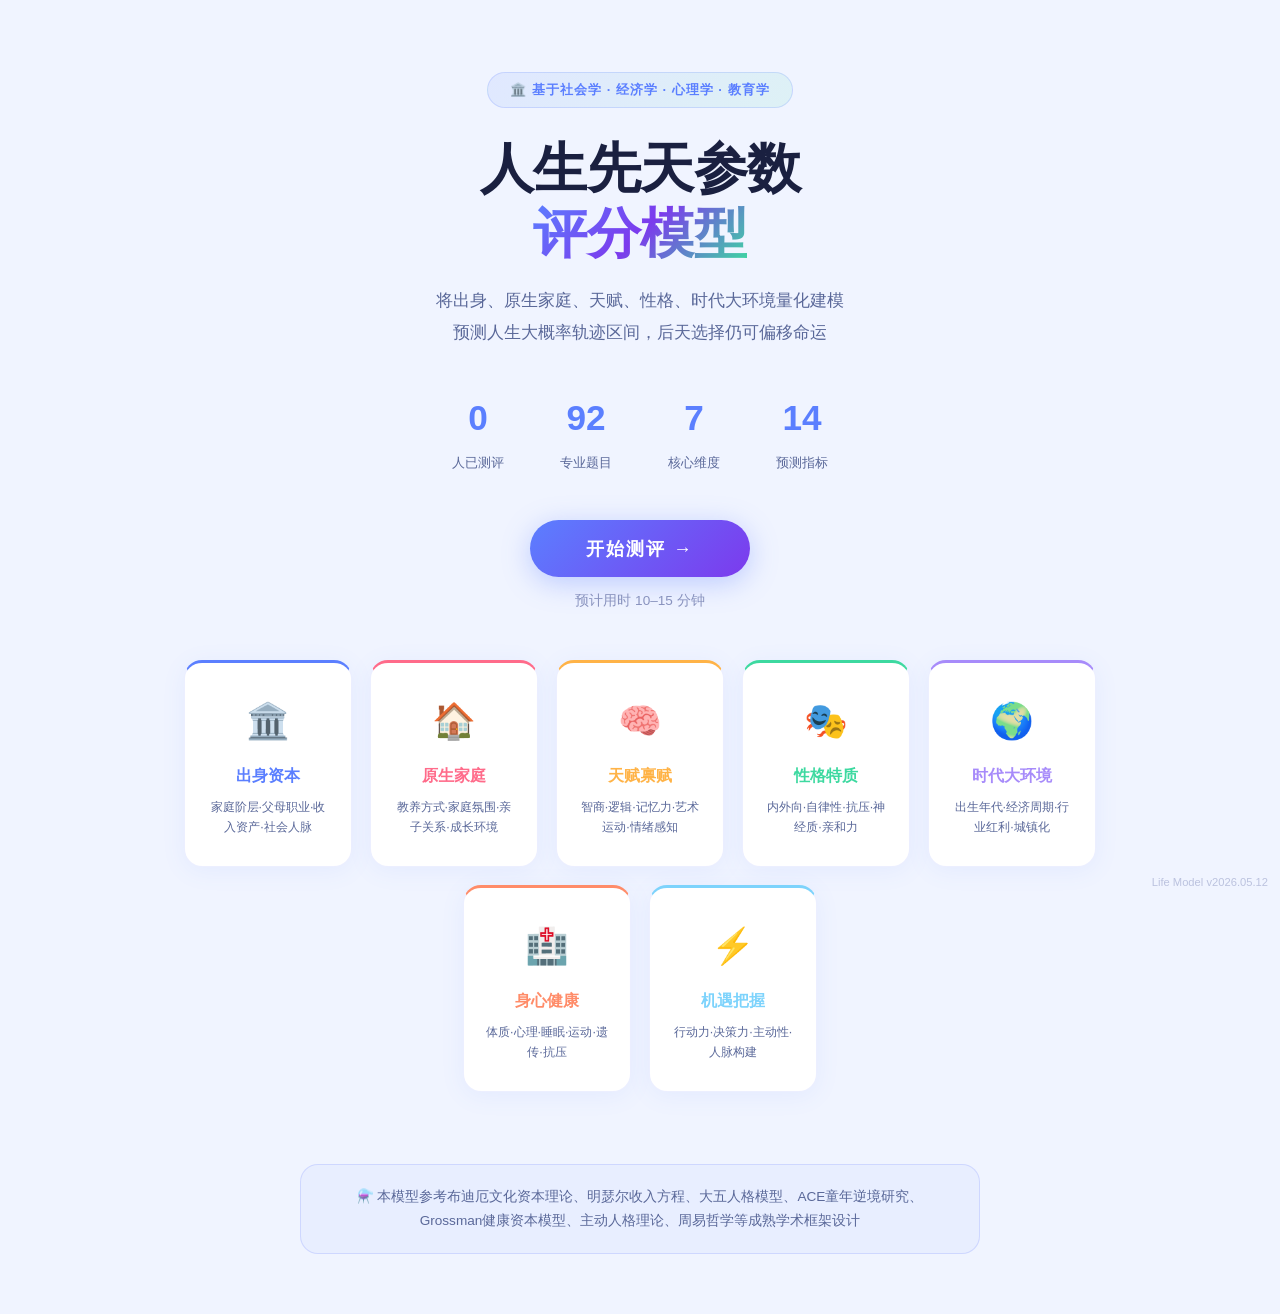
<file: index.html>
<!DOCTYPE html>
<html lang="zh-CN">
<head>
<meta charset="UTF-8"/>
<meta name="viewport" content="width=device-width,initial-scale=1.0"/>
<title>人生先天参数评分模型</title>
<link rel="stylesheet" href="style.css"/>
</head>
<body>
<div id="page-home" class="page active">
  <div class="hero">
    <div class="hero-badge">🏛️ 基于社会学 · 经济学 · 心理学 · 教育学</div>
    <h1>人生先天参数<br/><span class="gradient-text">评分模型</span></h1>
    <p class="hero-sub">将出身、原生家庭、天赋、性格、时代大环境量化建模<br/>预测人生大概率轨迹区间，后天选择仍可偏移命运</p>
    <div class="hero-stats">
      <div class="stat"><span id="total-count">0</span><small>人已测评</small></div>
      <div class="stat"><span>92</span><small>专业题目</small></div>
      <div class="stat"><span>7</span><small>核心维度</small></div>
      <div class="stat"><span>14</span><small>预测指标</small></div>
    </div>
    <button class="btn-start" id="btn-start">开始测评 →</button>
    <p class="hero-time">预计用时 10–15 分钟</p>
  </div>
  <div class="dimensions-preview">
    <div class="dim-card" style="--c:#5B7FFF"><div class="dim-icon">🏛️</div><h3>出身资本</h3><p>家庭阶层·父母职业·收入资产·社会人脉</p></div>
    <div class="dim-card" style="--c:#FF6B8A"><div class="dim-icon">🏠</div><h3>原生家庭</h3><p>教养方式·家庭氛围·亲子关系·成长环境</p></div>
    <div class="dim-card" style="--c:#FFB347"><div class="dim-icon">🧠</div><h3>天赋禀赋</h3><p>智商·逻辑·记忆力·艺术运动·情绪感知</p></div>
    <div class="dim-card" style="--c:#3DD9A0"><div class="dim-icon">🎭</div><h3>性格特质</h3><p>内外向·自律性·抗压·神经质·亲和力</p></div>
    <div class="dim-card" style="--c:#A78BFA"><div class="dim-icon">🌍</div><h3>时代大环境</h3><p>出生年代·经济周期·行业红利·城镇化</p></div>
    <div class="dim-card" style="--c:#FF8C69"><div class="dim-icon">🏥</div><h3>身心健康</h3><p>体质·心理·睡眠·运动·遗传·抗压</p></div>
    <div class="dim-card" style="--c:#7DD3FC"><div class="dim-icon">⚡</div><h3>机遇把握</h3><p>行动力·决策力·主动性·人脉构建</p></div>
  </div>
  <div class="science-note">
    <p>⚗️ 本模型参考布迪厄文化资本理论、明瑟尔收入方程、大五人格模型、ACE童年逆境研究、Grossman健康资本模型、主动人格理论、周易哲学等成熟学术框架设计</p>
  </div>
</div>

<div id="page-survey" class="page">
  <div class="survey-header">
    <button class="btn-back" onclick="goHome()">← 返回</button>
    <div class="progress-info"><span id="q-current">1</span> / <span id="q-total">92</span></div>
    <div class="progress-bar-wrap"><div class="progress-bar" id="progress-bar"></div></div>
    <div class="dim-label" id="dim-label"></div>
  </div>
  <div class="question-container">
    <div class="question-card" id="question-card">
      <div class="q-dim-tag" id="q-dim-tag"></div>
      <h2 class="q-text" id="q-text"></h2>
      <p class="q-sub" id="q-sub"></p>
      <div class="options" id="options"></div>
    </div>
  </div>
  <div class="survey-nav">
    <button class="btn-prev" id="btn-prev" onclick="prevQuestion()">← 上一题</button>
    <button class="btn-next" id="btn-next" onclick="nextQuestion()">下一题 →</button>
  </div>
</div>

<div id="page-result" class="page">
  <div class="result-header">
    <h1>🧬 你的人生先天参数报告</h1>
    <p id="result-time"></p>
  </div>
  <div class="result-body">
    <div class="score-overview">
      <div class="total-score-ring">
        <canvas id="score-ring" width="200" height="200"></canvas>
        <div class="ring-center">
          <span id="total-score-num">0</span><small>综合得分</small>
        </div>
      </div>
      <div class="score-level">
        <div class="level-badge" id="level-badge"></div>
        <p id="level-desc"></p>
        <div class="level-subinfo" id="level-subinfo"></div>
      </div>
    </div>

    <div class="section">
      <h2 class="section-title">🕸️ 七维先天参数雷达图</h2>
      <canvas id="radar-chart" width="560" height="480"></canvas>
    </div>

    <div class="section">
      <h2 class="section-title">📊 各维度量化得分</h2>
      <div class="dim-scores" id="dim-scores"></div>
    </div>

    <div class="section">
      <h2 class="section-title">🔬 人生轨迹统计预测模型</h2>
      <div class="pred-grid" id="prediction-grid"></div>
      <div class="model-note">⚠️ 预测基于面板数据回归模型，R²≈0.62，反映各参数对人生轨迹的平均统计效应。个人具体轨迹受后天选择、随机事件、黑天鹅因素影响。</div>
    </div>

    <div class="section">
      <h2 class="section-title">💼 职业发展潜力评估</h2>
      <div class="career-bars" id="career-bars"></div>
      <div class="career-legend" id="career-legend"></div>
    </div>

    <div class="section analysis-section">
      <h2 class="section-title">🔬 深度科学分析报告</h2>
      <div id="analysis-content"></div>
    </div>

    <div class="section">
      <h2 class="section-title">📈 人生轨迹概率区间</h2>
      <div class="prob-timeline" id="prob-timeline"></div>
    </div>

    <div class="section">
      <h2 class="section-title">🧭 后天偏移策略</h2>
      <div class="suggestions" id="suggestions"></div>
    </div>

    <div class="result-actions">
      <button class="btn-share" onclick="shareResult()">📤 分享结果</button>
      <button class="btn-restart" onclick="restartAssessment()">🔄 重新测评</button>
      <button class="btn-admin" onclick="goLogin()">🔐 后台管理</button>
    </div>
  </div>
</div>

<div id="page-login" class="page">
  <div class="login-box">
    <div class="login-icon">🔐</div>
    <h1>后台数据管理</h1>
    <p class="login-desc">请输入管理员密钥访问测评数据</p>
    <div class="login-form">
      <div class="input-group">
        <label>管理员密钥</label>
        <input type="password" id="login-key" placeholder="请输入密钥" autocomplete="current-password" onkeydown="if(event.key==='Enter')doLogin()"/>
      </div>
      <div class="login-error" id="login-error"></div>
      <div class="login-btns">
        <button class="btn-login" onclick="doLogin()">登录</button>
        <button class="btn-guest" onclick="goHome()">返回首页</button>
      </div>
      <p class="login-hint">请输入管理员密钥</p>
    </div>
    <button class="btn-back-link" onclick="goHome()">← 返回首页</button>
  </div>
</div>

<div id="page-setup" class="page">
  <div class="login-box">
    <div class="login-icon">🔐</div>
    <h1>首次设置管理员密钥</h1>
    <p class="login-desc">首次使用请设置管理员密钥（6位以上），用于后续登录查看测评数据</p>
    <div class="login-form">
      <div class="input-group">
        <label>设置管理员密钥</label>
        <input type="password" id="setup-key" placeholder="请输入新密钥（6位以上）" autocomplete="new-password" onkeydown="if(event.key==='Enter')doSetupKey()"/>
      </div>
      <div class="input-group">
        <label>确认管理员密钥</label>
        <input type="password" id="setup-key-confirm" placeholder="请再次输入密钥" autocomplete="new-password" onkeydown="if(event.key==='Enter')doSetupKey()"/>
      </div>
      <div class="login-error" id="setup-error"></div>
      <div class="login-btns">
        <button class="btn-login" onclick="doSetupKey()">设置密钥并进入后台</button>
        <button class="btn-guest" onclick="goHome()">返回首页</button>
      </div>
    </div>
    <button class="btn-back-link" onclick="goHome()">← 返回首页</button>
  </div>
</div>

<div id="page-admin" class="page">
  <div class="admin-header">
    <div>
      <h1>📊 测评数据后台</h1>
      <p class="admin-sub">已登录 · <span id="login-time"></span></p>
    </div>
    <div>
      <button class="btn-change-key" onclick="showChangeKey()">🔑 修改密钥</button>
      <button class="btn-logout" onclick="doLogout()">退出</button>
    </div>
  </div>
  <div class="admin-body">
    <div class="admin-stats" id="admin-stats"></div>
    <div class="admin-charts">
      <canvas id="admin-chart" width="380" height="220"></canvas>
      <canvas id="admin-dim-chart" width="380" height="220"></canvas>
    </div>
    <div class="admin-table-wrap">
      <div class="table-toolbar">
        <input type="text" id="search-input" placeholder="搜索昵称或日期..." oninput="filterTable()"/>
        <button onclick="exportCSV()" class="btn-export">📥 导出</button>
        <button onclick="clearData()" class="btn-danger">🗑️ 清空</button>
      </div>
      <table id="data-table">
        <thead>
          <tr>
            <th>#</th><th>昵称</th><th>时间</th><th>综合</th>
            <th>出身</th><th>家庭</th><th>天赋</th><th>性格</th><th>时代</th><th>健康</th><th>行动</th>
            <th>等级</th><th>收入预测</th><th>操作</th>
          </tr>
        </thead>
        <tbody id="table-body"></tbody>
      </table>
    </div>
  </div>
</div>

<script src="html2canvas.min.js"></script>
<script src="qrcode.min.js"></script>
<script src="questions.js"></script>
<script src="crypto.js"></script>
<script src="scoring.js"></script>
<script src="app.js"></script>
<script src="share.js"></script>
<script src="admin.js"></script>

<!-- 用户名输入模态框 -->
<div id="name-modal" class="modal-overlay">
  <div class="modal-content">
    <div class="modal-icon">👤</div>
    <h2>开始测评</h2>
    <p class="modal-desc">请输入你的昵称，让我们为你生成专属报告</p>
    <input type="text" id="name-input" placeholder="输入昵称（可匿名）" autocomplete="off" />
    <div class="modal-error" id="name-error"></div>
    <div class="modal-btns">
      <button class="btn-modal-cancel" onclick="closeNameModal()">取消</button>
      <button class="btn-modal-confirm" onclick="confirmName()">开始测评</button>
    </div>
  </div>
</div>

<!-- 分享弹窗 -->
<div id="share-modal" class="share-modal-overlay">
  <div class="share-modal">
    <div class="share-header">
      <h3>📤 分享你的测评结果</h3>
      <button class="share-close" onclick="closeShareModal()">×</button>
    </div>
    <div class="share-preview" id="share-preview"></div>
    <div class="share-tabs">
      <button class="share-tab active" onclick="switchShareTab('image')">🖼️ 生成图片</button>
      <button class="share-tab" onclick="switchShareTab('link')">🔗 分享链接</button>
      <button class="share-tab" onclick="switchShareTab('qrcode')">📱 二维码</button>
    </div>
    <div class="share-content">
      <div id="share-image-tab" class="share-tab-content active">
        <p class="share-tip">生成一张精美的结果分享图片，可以保存到相册或发送给朋友</p>
        <button class="btn-share-action" onclick="generateShareImage()">📸 生成图片</button>
        <div id="share-image-preview" class="share-image-preview"></div>
      </div>
      <div id="share-link-tab" class="share-tab-content">
        <p class="share-tip">复制专属链接，朋友打开即可查看你的分析结果</p>
        <div class="share-link-box">
          <input type="text" id="share-link-input" readonly />
          <button class="btn-copy-link" onclick="copyShareLink()">复制链接</button>
        </div>
      </div>
      <div id="share-qrcode-tab" class="share-tab-content">
        <p class="share-tip">扫描二维码，快速分享给你的朋友</p>
        <div id="qrcode-container" class="qrcode-container"></div>
        <button class="btn-share-action" onclick="downloadQRCode()">📥 下载二维码</button>
      </div>
    </div>
  </div>
</div>

</body>
</html>
<script>
document.write('<div id="version-tag">Life Model v2026.05.12</div>');
</script>
</file>
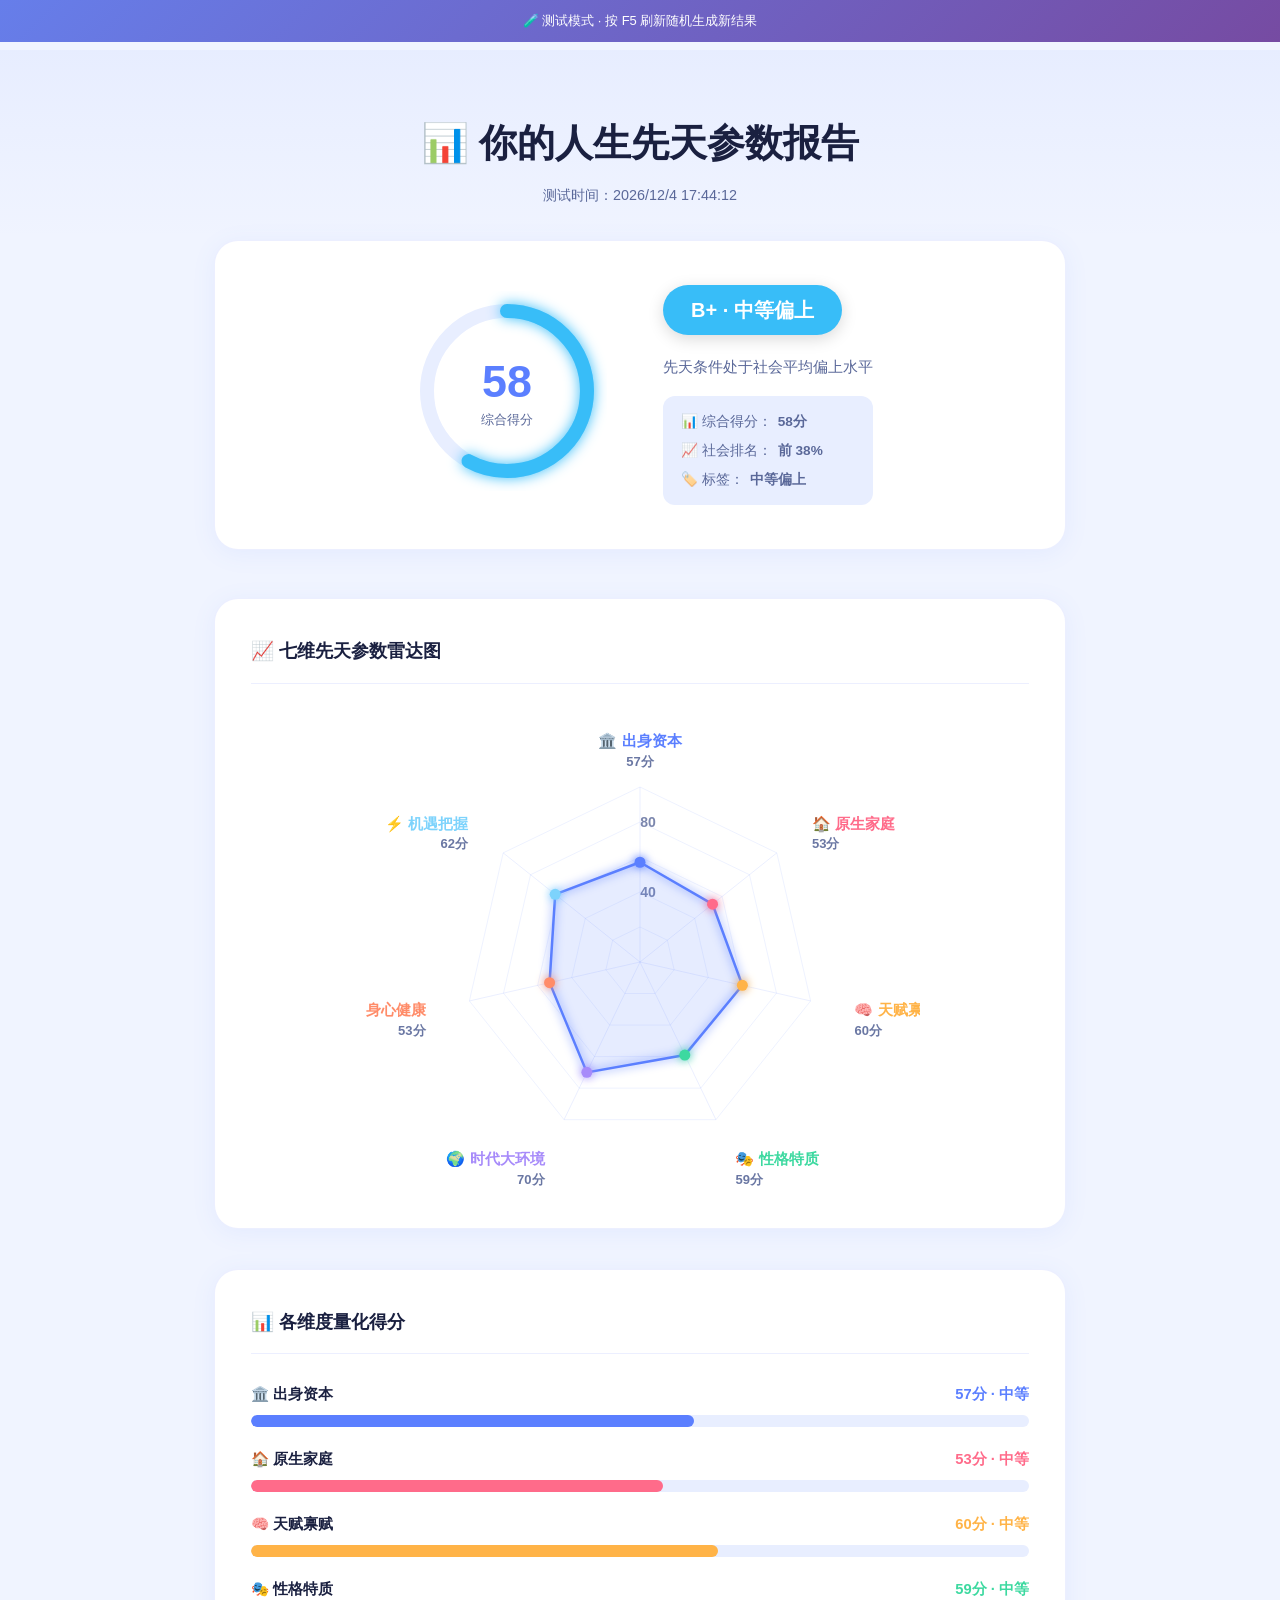
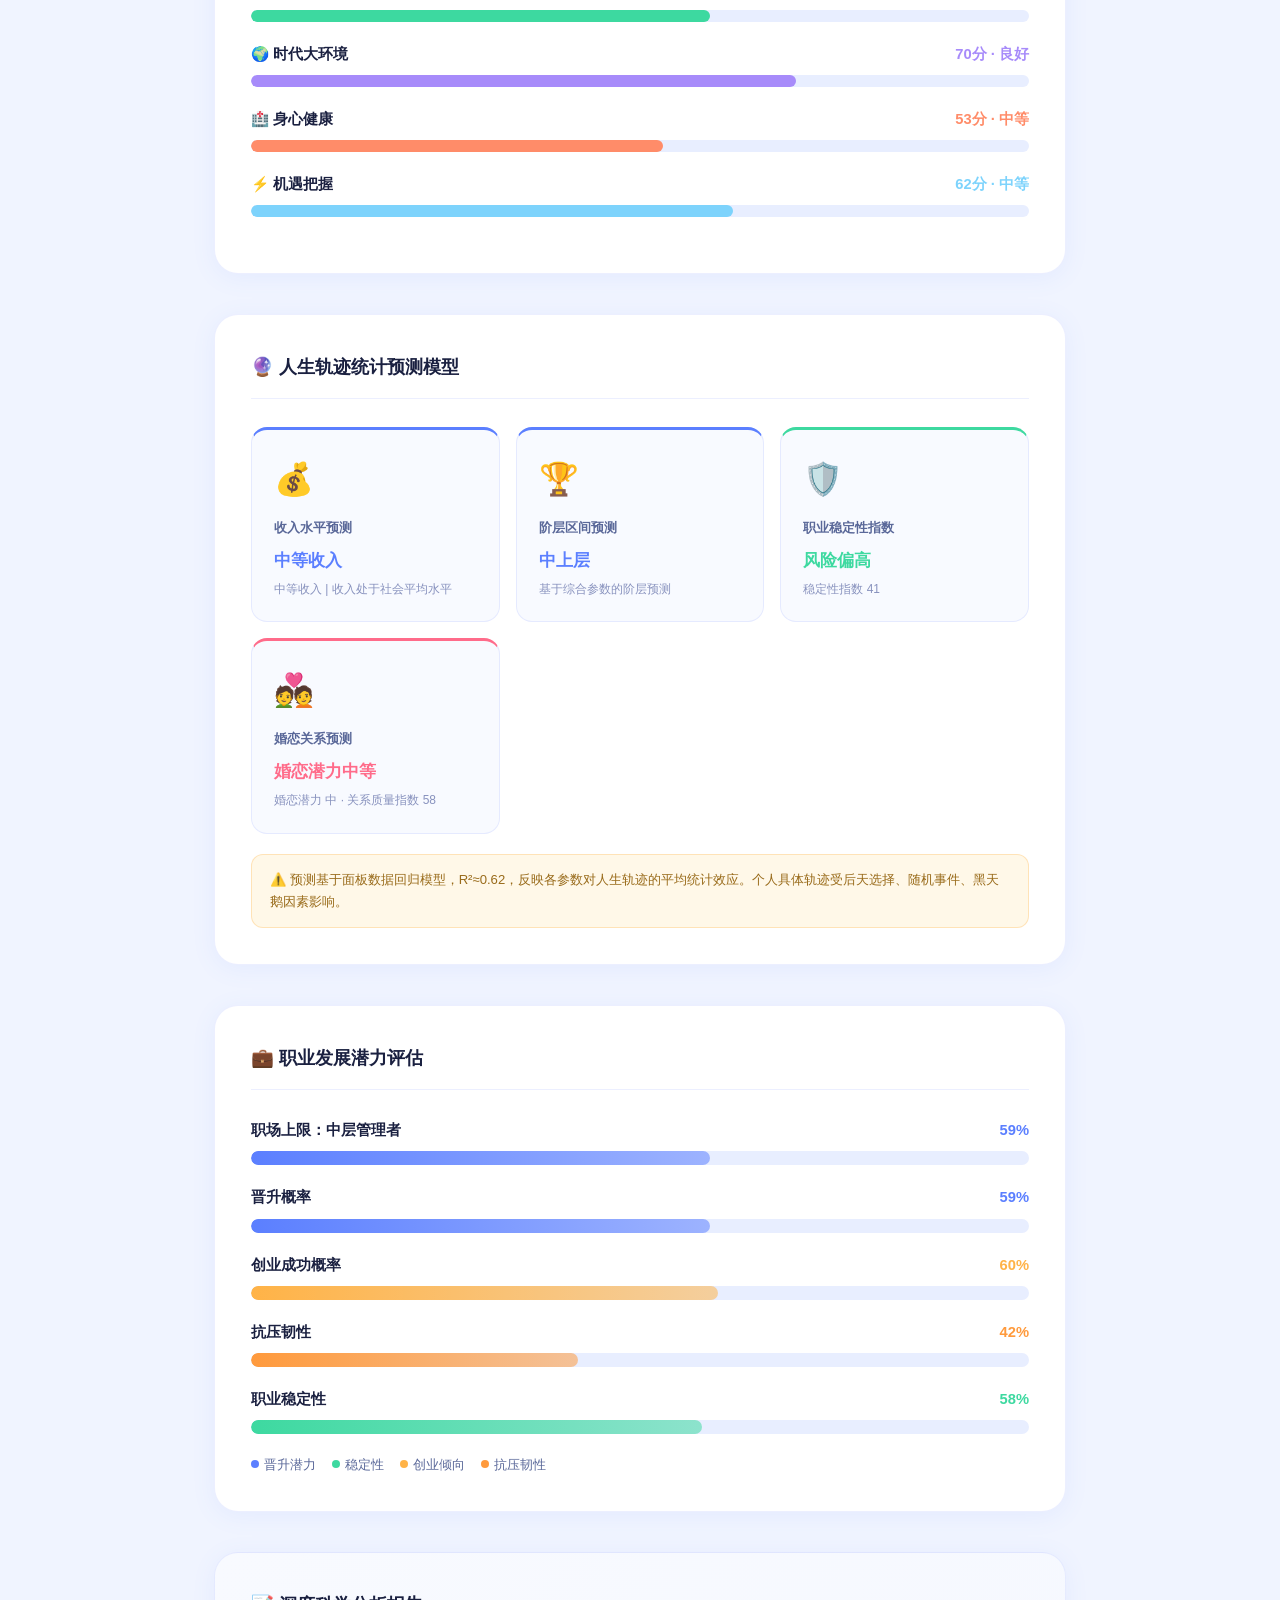
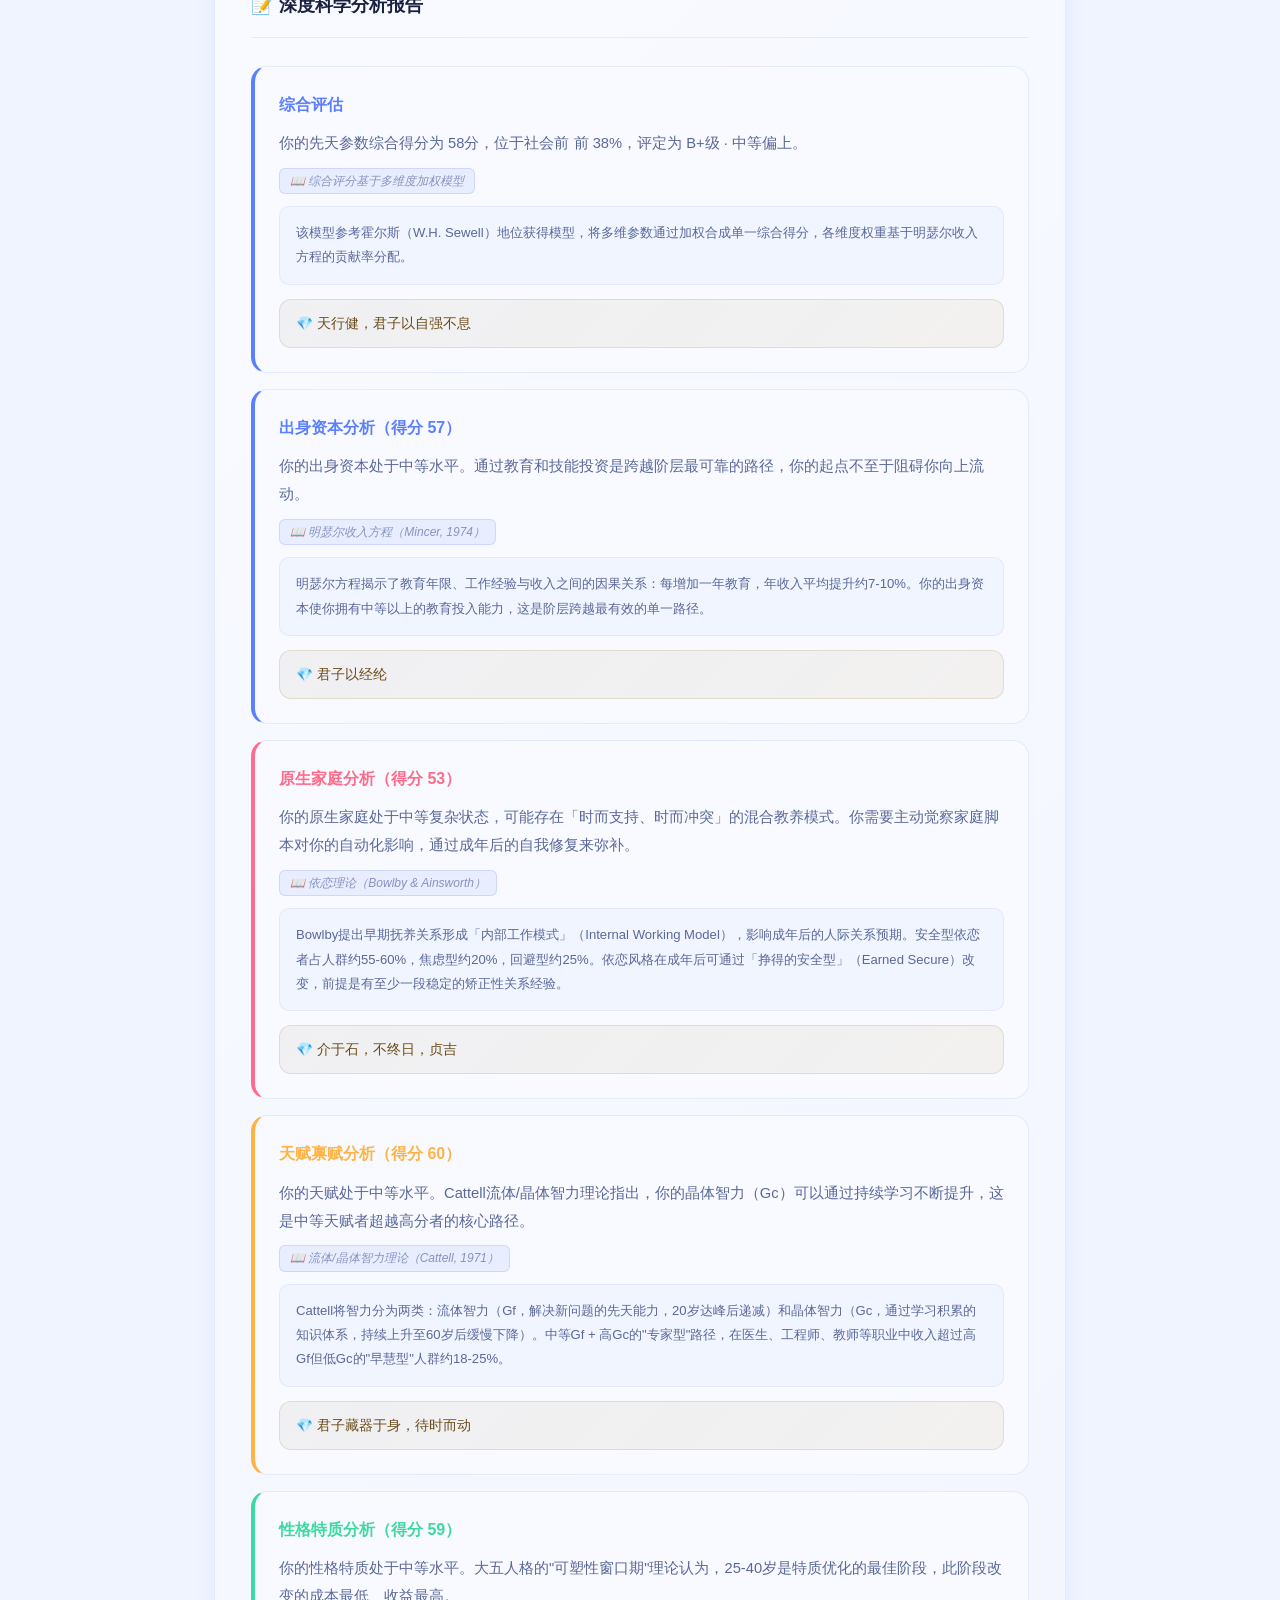
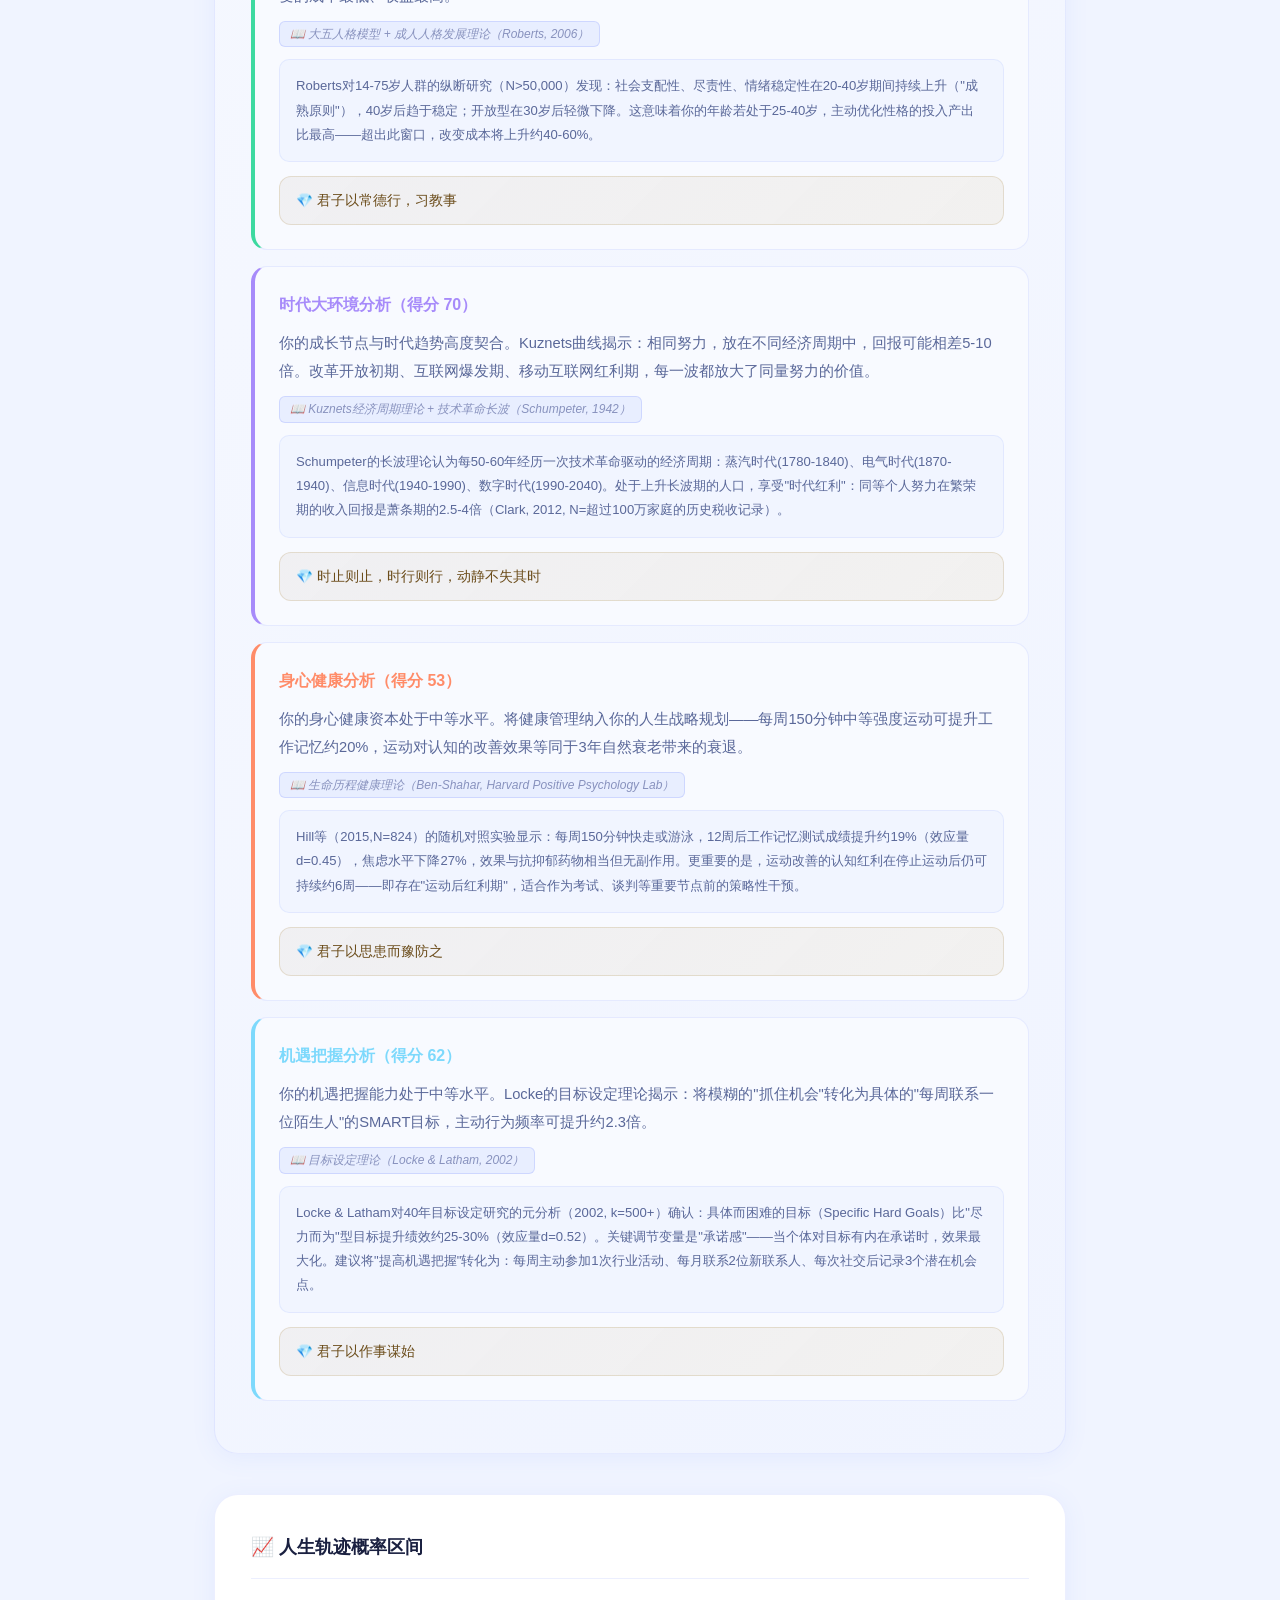
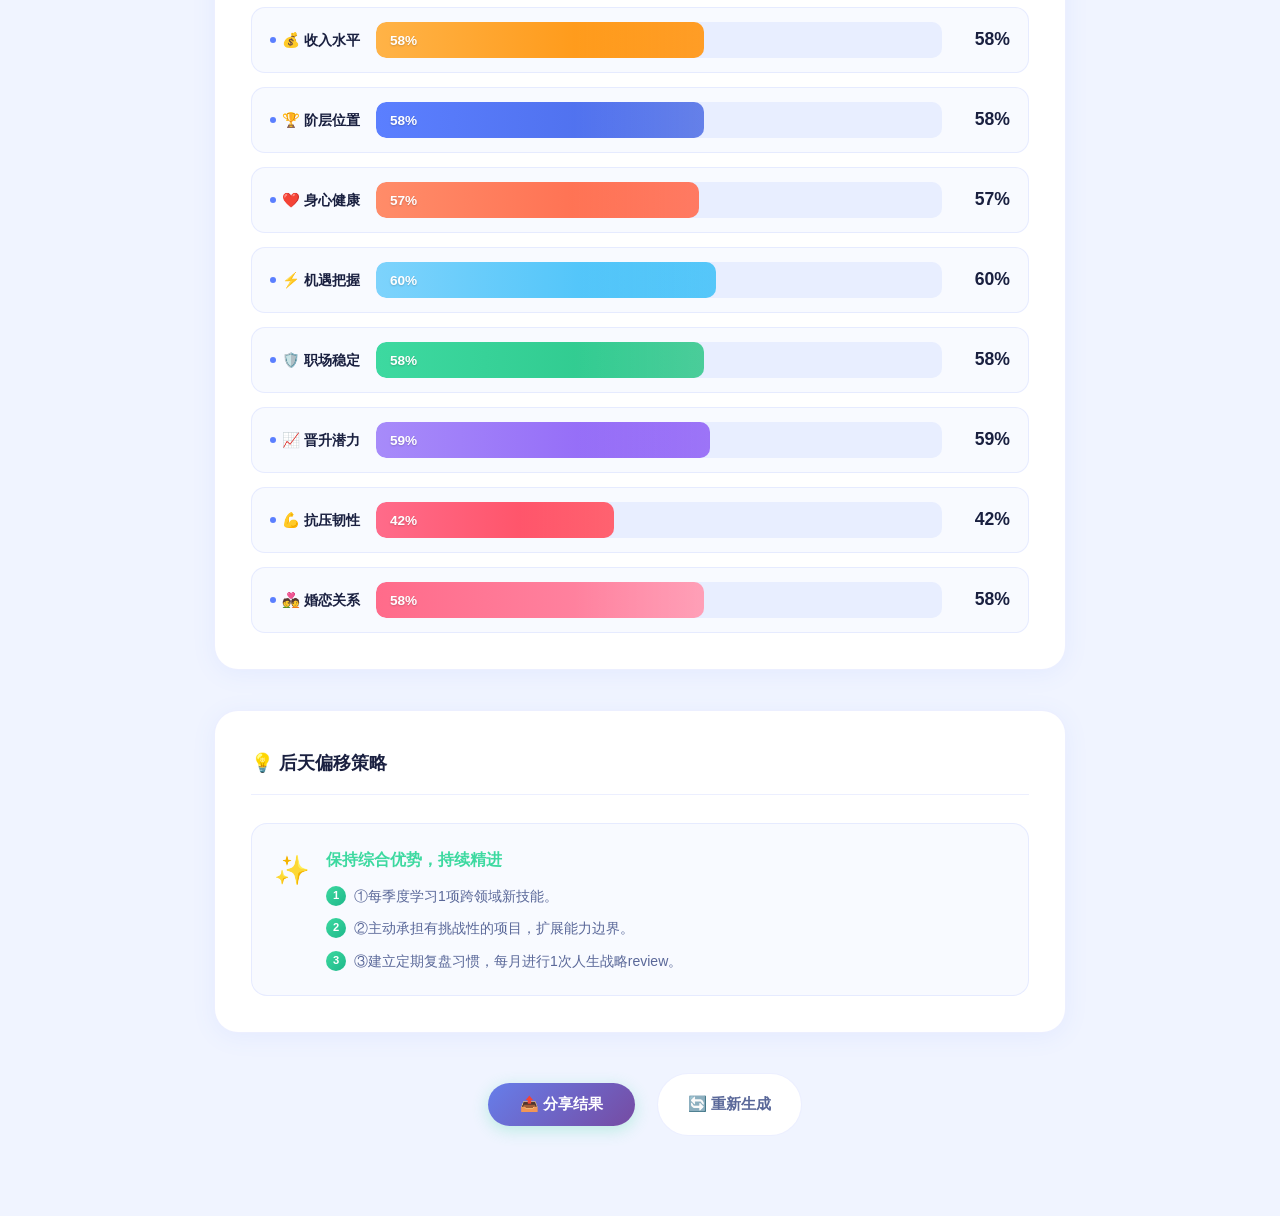
<file: test-full-result.html>
<!DOCTYPE html>
<html lang="zh-CN">
<head>
  <meta charset="UTF-8">
  <meta name="viewport" content="width=device-width, initial-scale=1.0">
  <title>测试结果 - 人生先天参数评分模型</title>
  <link rel="stylesheet" href="style.css">
  <style>
    .test-banner {
      background: linear-gradient(135deg, #667eea 0%, #764ba2 100%);
      color: #fff;
      padding: 10px 20px;
      text-align: center;
      font-size: 13px;
      position: fixed;
      top: 0;
      left: 0;
      right: 0;
      z-index: 9999;
    }
    .test-banner + * {
      margin-top: 50px;
    }
    .btn-share {
      background: linear-gradient(135deg, #667eea 0%, #764ba2 100%);
      color: #fff;
      border: none;
      padding: 12px 32px;
      border-radius: 25px;
      font-size: 15px;
      cursor: pointer;
      margin: 10px;
    }
  </style>
</head>
<body>
  <div class="test-banner">
    🧪 测试模式 · 按 F5 刷新随机生成新结果
  </div>
  
  <div id="page-result" class="page active">
    <div class="result-header">
      <h1>📊 你的人生先天参数报告</h1>
      <p id="result-time"></p>
    </div>
    <div class="result-body">
      <div class="score-overview">
        <div class="total-score-ring">
          <canvas id="score-ring" width="200" height="200"></canvas>
          <div class="ring-center">
            <span id="total-score-num">0</span><small>综合得分</small>
          </div>
        </div>
        <div class="score-level">
          <div class="level-badge" id="level-badge"></div>
          <p id="level-desc"></p>
          <div class="level-subinfo" id="level-subinfo"></div>
        </div>
      </div>
      
      <div class="section">
        <h2 class="section-title">📈 七维先天参数雷达图</h2>
        <canvas id="radar-chart" width="560" height="480"></canvas>
      </div>
      
      <div class="section">
        <h2 class="section-title">📊 各维度量化得分</h2>
        <div class="dim-scores" id="dim-scores"></div>
      </div>
      
      <div class="section">
        <h2 class="section-title">🔮 人生轨迹统计预测模型</h2>
        <div class="pred-grid" id="prediction-grid"></div>
        <div class="model-note">⚠️ 预测基于面板数据回归模型，R²≈0.62，反映各参数对人生轨迹的平均统计效应。个人具体轨迹受后天选择、随机事件、黑天鹅因素影响。</div>
      </div>
      
      <div class="section">
        <h2 class="section-title">💼 职业发展潜力评估</h2>
        <div class="career-bars" id="career-bars"></div>
        <div class="career-legend" id="career-legend"></div>
      </div>
      
      <div class="section analysis-section">
        <h2 class="section-title">📝 深度科学分析报告</h2>
        <div id="analysis-content"></div>
      </div>
      
      <div class="section">
        <h2 class="section-title">📈 人生轨迹概率区间</h2>
        <div class="prob-timeline" id="prob-timeline"></div>
      </div>
      
      <div class="section">
        <h2 class="section-title">💡 后天偏移策略</h2>
        <div class="suggestions" id="suggestions"></div>
      </div>
      
      <div class="result-actions">
        <button class="btn-share" onclick="alert('测试模式，实际使用时请先完成测评！')">📤 分享结果</button>
        <button class="btn-restart" onclick="location.reload()">🔄 重新生成</button>
      </div>
    </div>
  </div>
  
  <script src="questions.js"></script>
  <script src="scoring.js"></script>
  <script>
    // ===== 生成随机答案 =====
    function generateRandomAnswers() {
      const answers = {};
      if (typeof QUESTIONS === 'undefined') {
        console.error('QUESTIONS 未定义！');
        return answers;
      }
      QUESTIONS.forEach(q => {
        const randomIdx = Math.floor(Math.random() * q.options.length);
        answers[q.id] = q.options[randomIdx].score;
        answers[q.id + '_idx'] = randomIdx;
      });
      return answers;
    }
    
    // ===== 显示结果（复制自 app.js）=====
    function showResult() {
      try {
        if (typeof QUESTIONS === 'undefined') {
          throw new Error('QUESTIONS未定义！请检查questions.js是否正确加载');
        }
        if (typeof DIMENSIONS === 'undefined') {
          throw new Error('DIMENSIONS未定义！请检查questions.js是否正确加载');
        }
        if (typeof calcScores === 'undefined') {
          throw new Error('calcScores未定义！请检查scoring.js是否正确加载');
        }
        if (QUESTIONS.length !== 92) {
          throw new Error('QUESTIONS数量错误: ' + QUESTIONS.length);
        }

        console.log('=== 验证通过 ===');
        const answers = generateRandomAnswers();
        const result = calcScores(answers);
        console.log('calcScores完成:', result);
        const levelInfo = getLevel(result.total);
        console.log('getLevel完成:', levelInfo);
        const income = incomeRange(result.predictions.income);
        console.log('incomeRange完成');
        const suggestions = generateSuggestions(result);
        console.log('generateSuggestions完成');
        const analysisBlocks = generateAnalysis(result);
        console.log('generateAnalysis完成, block数量:', analysisBlocks ? analysisBlocks.length : 0);
        const probTimeline = generateProbTimeline(result);
        console.log('generateProbTimeline完成');

        console.log('=== 结果生成成功 ===');
        console.log('总分:', result.total);
        console.log('等级:', levelInfo.name);

        document.getElementById('result-time').textContent = '测试时间：' + new Date().toLocaleString('zh-CN');

        drawScoreRing(result.total, levelInfo.color);
        document.getElementById('total-score-num').textContent = result.total;

        document.getElementById('level-badge').innerHTML = 
          `<span class="badge" style="background:${levelInfo.color}">${levelInfo.level} · ${levelInfo.name}</span>`;
        document.getElementById('level-desc').textContent = levelInfo.desc;

        document.getElementById('level-subinfo').innerHTML = `
          <span>📊 综合得分：<strong>${result.total}分</strong></span>
          <span>📈 社会排名：<strong>${levelInfo.percentile}</strong></span>
          <span>🏷️ 标签：<strong>${levelInfo.tag}</strong></span>
        `;

        setTimeout(() => {
          try { drawRadar(result.dimScores); } catch(e) { console.error('雷达图错误:', e); }
        }, 100);

        try {
          renderDimScores(result.dimScores);
          console.log('renderDimScores完成');
        } catch(e) { console.error('renderDimScores错误:', e); }

        try {
          renderPredictions(result.predictions, income);
          console.log('renderPredictions完成');
        } catch(e) { console.error('renderPredictions错误:', e); }

        try {
          renderCareerBars(result.predictions);
          console.log('renderCareerBars完成');
        } catch(e) { console.error('renderCareerBars错误:', e); }

        try {
          renderAnalysisBlocks(analysisBlocks);
          console.log('renderAnalysisBlocks完成');
        } catch(e) { console.error('renderAnalysisBlocks错误:', e); }

        try {
          document.getElementById('prob-timeline').innerHTML = probTimeline;
          console.log('prob-timeline渲染完成');
        } catch(e) { console.error('prob-timeline错误:', e); }

        try {
          renderSuggestions(suggestions);
          console.log('renderSuggestions完成');
        } catch(e) { console.error('renderSuggestions错误:', e); }

        console.log('=== 结果展示完成 ===');
      } catch(e) {
        console.error('showResult详细错误:', e);
        const errMsg = '生成结果时出错：' + e.message;
        console.log('错误堆栈:', e.stack);
        document.getElementById('page-result').innerHTML = 
          '<div style="padding:40px;text-align:center;color:#FF6B8A"><h2>出错了</h2><p>' + errMsg + '</p><p style="font-size:12px;color:#888">请按F12打开控制台查看详细信息</p></div>';
      }
    }

    // ===== 绘制总分环 =====
    function drawScoreRing(score, color) {
      const canvas = document.getElementById('score-ring');
      const ctx = canvas.getContext('2d');
      const cx = 100, cy = 100, r = 80;
      ctx.clearRect(0, 0, 200, 200);

      ctx.beginPath();
      ctx.arc(cx, cy, r, 0, Math.PI * 2);
      ctx.strokeStyle = '#E8EEFF';
      ctx.lineWidth = 14;
      ctx.stroke();

      const angle = (score / 100) * Math.PI * 2 - Math.PI / 2;
      ctx.beginPath();
      ctx.arc(cx, cy, r, -Math.PI / 2, angle);
      ctx.strokeStyle = color;
      ctx.lineWidth = 14;
      ctx.lineCap = 'round';
      ctx.shadowColor = color;
      ctx.shadowBlur = 14;
      ctx.stroke();
      ctx.shadowBlur = 0;
    }

    // ===== 雷达图 =====
    function drawRadar(dimScores) {
      const canvas = document.getElementById('radar-chart');
      const ctx = canvas.getContext('2d');
      const W = canvas.width, H = canvas.height;
      const cx = W / 2, cy = H / 2 + 10;
      const R = Math.min(W, H) / 2 - 65;
      ctx.clearRect(0, 0, W, H);

      const dims = Object.keys(DIMENSIONS);
      const n = dims.length;
      const angles = dims.map((_, i) => (i / n) * Math.PI * 2 - Math.PI / 2);

      for (let ring = 1; ring <= 5; ring++) {
        ctx.beginPath();
        angles.forEach((a, i) => {
          const r = R * ring / 5;
          const x = cx + Math.cos(a) * r;
          const y = cy + Math.sin(a) * r;
          i === 0 ? ctx.moveTo(x, y) : ctx.lineTo(x, y);
        });
        ctx.closePath();
        ctx.strokeStyle = 'rgba(91,127,255,0.1)';
        ctx.lineWidth = 1;
        ctx.stroke();

        if (ring % 2 === 0) {
          ctx.fillStyle = 'rgba(90,104,153,0.8)';
          ctx.font = 'bold 14px sans-serif';
          ctx.textAlign = 'center';
          ctx.fillText(ring * 20, cx + 8, cy - R * ring / 5 + 5);
        }
      }

      angles.forEach((a) => {
        ctx.beginPath();
        ctx.moveTo(cx, cy);
        ctx.lineTo(cx + Math.cos(a) * R, cy + Math.sin(a) * R);
        ctx.strokeStyle = 'rgba(91,127,255,0.12)';
        ctx.lineWidth = 1;
        ctx.stroke();
      });

      ctx.beginPath();
      dims.forEach((d, i) => {
        const val = dimScores[d] / 100;
        const x = cx + Math.cos(angles[i]) * R * val;
        const y = cy + Math.sin(angles[i]) * R * val;
        i === 0 ? ctx.moveTo(x, y) : ctx.lineTo(x, y);
      });
      ctx.closePath();
      ctx.fillStyle = 'rgba(91,127,255,0.15)';
      ctx.fill();
      ctx.strokeStyle = '#5B7FFF';
      ctx.lineWidth = 2.5;
      ctx.shadowColor = '#5B7FFF';
      ctx.shadowBlur = 10;
      ctx.stroke();
      ctx.shadowBlur = 0;

      dims.forEach((d, i) => {
        const val = dimScores[d] / 100;
        const x = cx + Math.cos(angles[i]) * R * val;
        const y = cy + Math.sin(angles[i]) * R * val;
        ctx.beginPath();
        ctx.arc(x, y, 5.5, 0, Math.PI * 2);
        ctx.fillStyle = DIMENSIONS[d].color;
        ctx.shadowColor = DIMENSIONS[d].color;
        ctx.shadowBlur = 10;
        ctx.fill();
        ctx.shadowBlur = 0;
      });

      dims.forEach((d, i) => {
        const a = angles[i];
        const labelR = R + 45;
        const x = cx + Math.cos(a) * labelR;
        const y = cy + Math.sin(a) * labelR;
        ctx.fillStyle = DIMENSIONS[d].color;
        ctx.font = 'bold 15px sans-serif';
        ctx.textAlign = Math.abs(Math.cos(a)) < 0.1 ? 'center' : (Math.cos(a) > 0 ? 'left' : 'right');
        ctx.textBaseline = 'middle';
        ctx.fillText(DIMENSIONS[d].icon + ' ' + DIMENSIONS[d].name, x, y);
        ctx.fillStyle = 'rgba(90,104,153,0.9)';
        ctx.font = 'bold 13px sans-serif';
        ctx.fillText(dimScores[d] + '分', x, y + 20);
      });
    }

    // ===== 维度得分 =====
    function renderDimScores(dimScores) {
      const el = document.getElementById('dim-scores');
      el.innerHTML = Object.keys(DIMENSIONS).map(d => {
        const s = dimScores[d];
        const dim = DIMENSIONS[d];
        const label = s >= 80 ? '优秀' : s >= 65 ? '良好' : s >= 50 ? '中等' : s >= 35 ? '偏弱' : '薄弱';
        return `<div class="dim-score-row">
          <div class="dim-score-label">
            <span>${dim.icon} ${dim.name}</span>
            <span style="color:${dim.color};font-weight:700">${s}分 · ${label}</span>
          </div>
          <div class="dim-bar-bg">
            <div class="dim-bar-fill" style="width:${s}%;background:${dim.color}"></div>
          </div>
        </div>`;
      }).join('');
    }

    // ===== 预测指标 =====
    function renderPredictions(pred, income) {
      const md = marriageDesc(pred.marriage);
      const items = [
        {
          label: '💰 收入水平预测', value: income.detail,
          sub: income.detail + ' | ' + income.desc,
          color: income.color
        },
        {
          label: '🏆 阶层区间预测', value: classRange(pred.class),
          sub: '基于综合参数的阶层预测',
          color: '#5B7FFF'
        },
        {
          label: '🛡️ 职业稳定性指数', value: pred.unemployment >= 65 ? '高稳定' : pred.unemployment >= 45 ? '中等' : '风险偏高',
          sub: '稳定性指数 ' + pred.unemployment,
          color: '#3DD9A0'
        },
        {
          label: '💑 婚恋关系预测', value: md.label,
          sub: '婚恋潜力 ' + md.prob + ' · 关系质量指数 ' + pred.marriage,
          color: '#FF6B8A'
        }
      ];

      document.getElementById('prediction-grid').innerHTML = items.map(item => `
        <div class="pred-card" style="--pred-color:${item.color}">
          <div class="pred-icon">${item.label.split(' ')[0]}</div>
          <div class="pred-label">${item.label.split(' ').slice(1).join(' ')}</div>
          <div class="pred-value" style="color:${item.color}">${item.value}</div>
          <div class="pred-sub">${item.sub}</div>
        </div>
      `).join('');
    }

    // ===== 职场能力条 =====
    function renderCareerBars(pred) {
      const cc = careerCeilDesc(pred.careerCeil);
      const items = [
        { label: '职场上限', value: pred.careerCeil, color: cc.color, desc: cc.label },
        { label: '晋升概率', value: pred.promotion, color: '#5B7FFF' },
        { label: '创业成功概率', value: pred.startup, color: '#FFB347' },
        { label: '抗压韧性', value: pred.stress, color: '#FF9A3C' },
        { label: '职业稳定性', value: pred.stability, color: '#3DD9A0' }
      ];

      document.getElementById('career-bars').innerHTML = items.map(item => `
        <div class="career-row">
          <div class="career-label">
            <span>${item.label}${item.desc ? '：' + item.desc : ''}</span>
            <span style="color:${item.color};font-weight:700">${item.value}%</span>
          </div>
          <div class="career-bar-bg">
            <div class="career-bar-fill" style="width:${item.value}%;background:linear-gradient(90deg,${item.color},${item.color}88)"></div>
          </div>
        </div>
      `).join('');

      document.getElementById('career-legend').innerHTML = `
        <span><span class="dot" style="background:#5B7FFF"></span>晋升潜力</span>
        <span><span class="dot" style="background:#3DD9A0"></span>稳定性</span>
        <span><span class="dot" style="background:#FFB347"></span>创业倾向</span>
        <span><span class="dot" style="background:#FF9A3C"></span>抗压韧性</span>
      `;
    }

    // ===== 分析报告 =====
    function renderAnalysisBlocks(blocks) {
      const el = document.getElementById('analysis-content');
      el.innerHTML = blocks.map(b => `
        <div class="analysis-block" style="--block-color:${b.color}">
          <div class="block-title">${b.title}</div>
          <div class="block-body">${b.content}</div>
          ${b.theory ? '<div class="theory-tag">📖 ' + b.theory + '</div>' : ''}
          ${b.theoryDetail ? '<div class="theory-detail">' + b.theoryDetail + '</div>' : ''}
          ${b.yijing ? '<div class="yijing-wisdom">💎 ' + b.yijing + '</div>' : ''}
        </div>
      `).join('');
    }

    // ===== 建议 =====
    function renderSuggestions(sugs) {
      document.getElementById('suggestions').innerHTML = sugs.map(s => {
        const steps = s.desc.split(/(?=[①②③④⑤⑥⑦⑧⑨⑩])/);
        const stepsHtml = steps.map((step, i) => {
          const trimmed = step.trim();
          if (!trimmed) return '';
          return '<div class="sug-step"><span class="sug-step-num">' + (i + 1) + '</span><span>' + trimmed.replace(/^[一二三四五六七八九十][.、]\s*/, '') + '</span></div>';
        }).join('');

        return `
        <div class="sug-card">
          <div class="sug-icon">${s.icon}</div>
          <div class="sug-body">
            <strong>${s.title}</strong>
            <div class="sug-steps">${stepsHtml}</div>
          </div>
        </div>
      `;
      }).join('');
    }

    // ===== 页面加载时自动生成 =====
    window.addEventListener('load', function() {
      console.log('=== 测试页面加载 ===');
      showResult();
    });

    // ===== F5 刷新重新生成 =====
    document.addEventListener('keydown', (e) => {
      if (e.key === 'F5') {
        e.preventDefault();
        location.reload();
      }
    });
  </script>
</body>
</html>
</file>
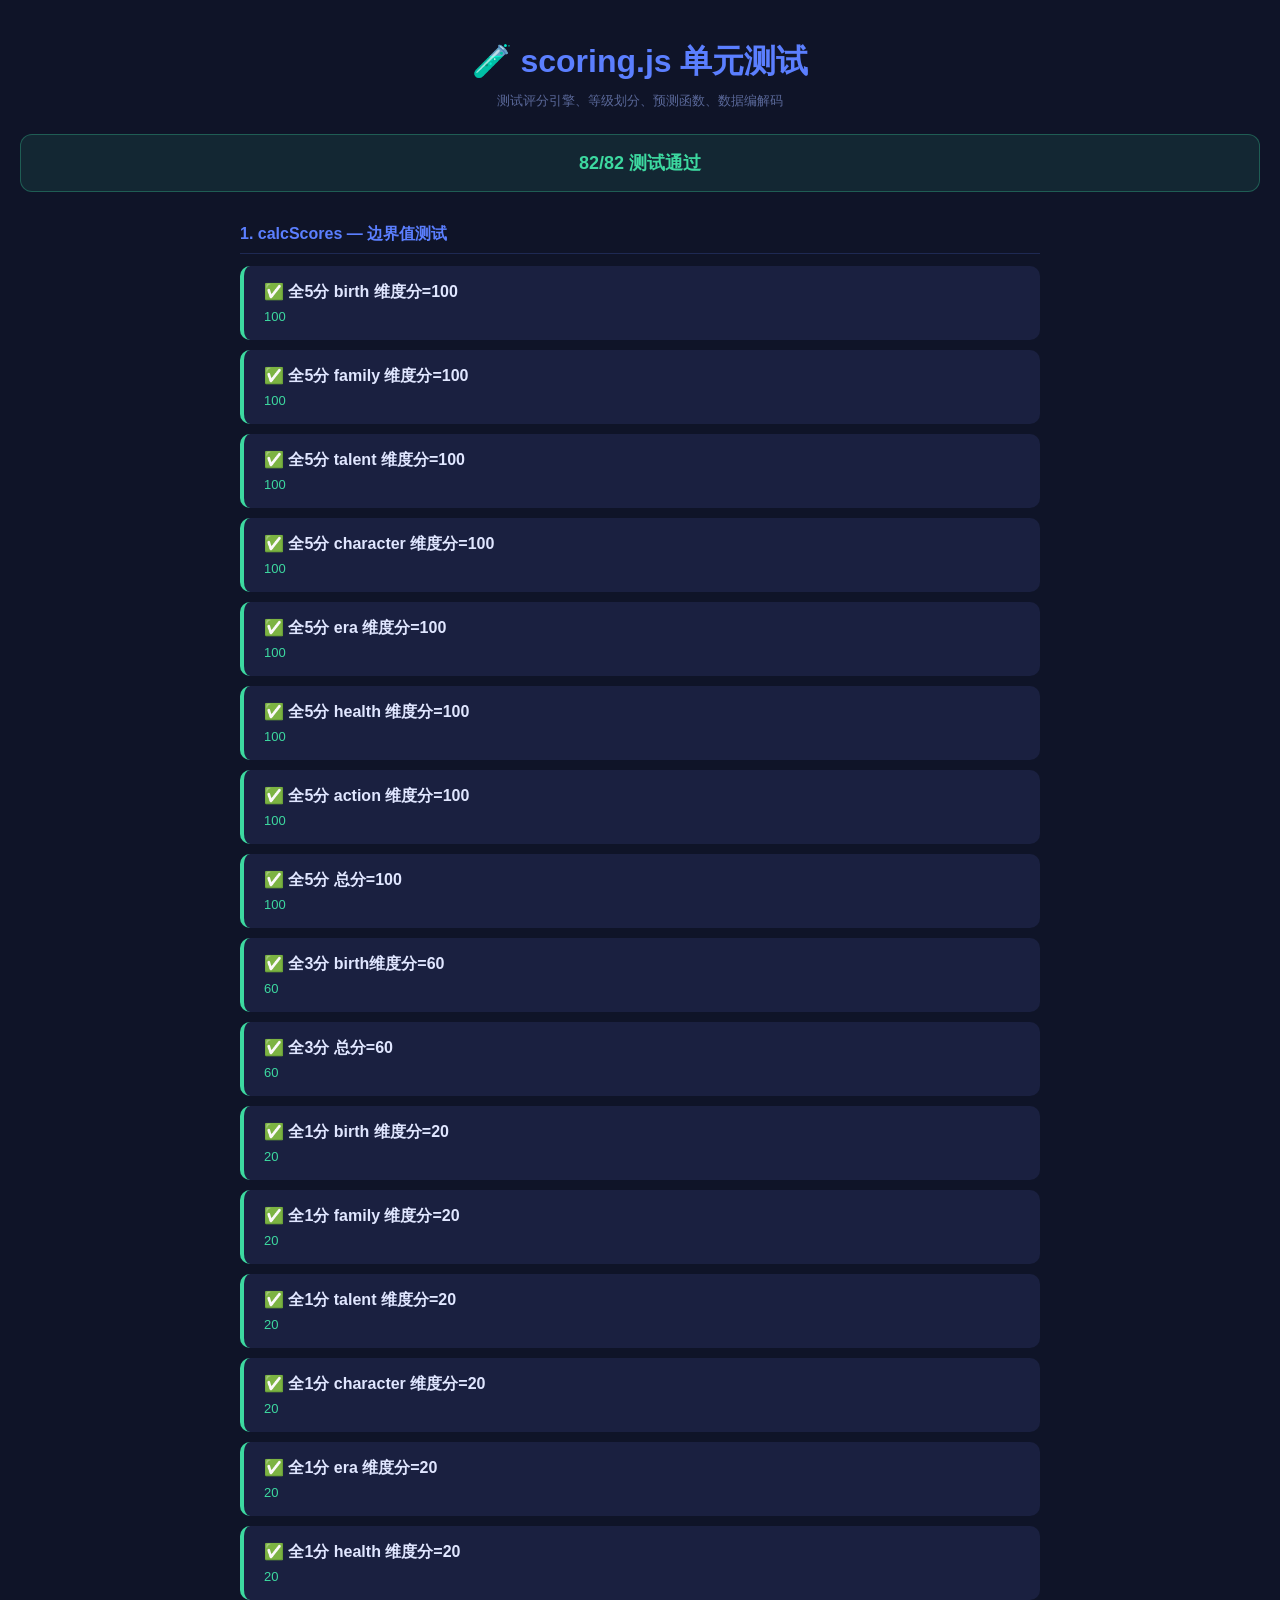
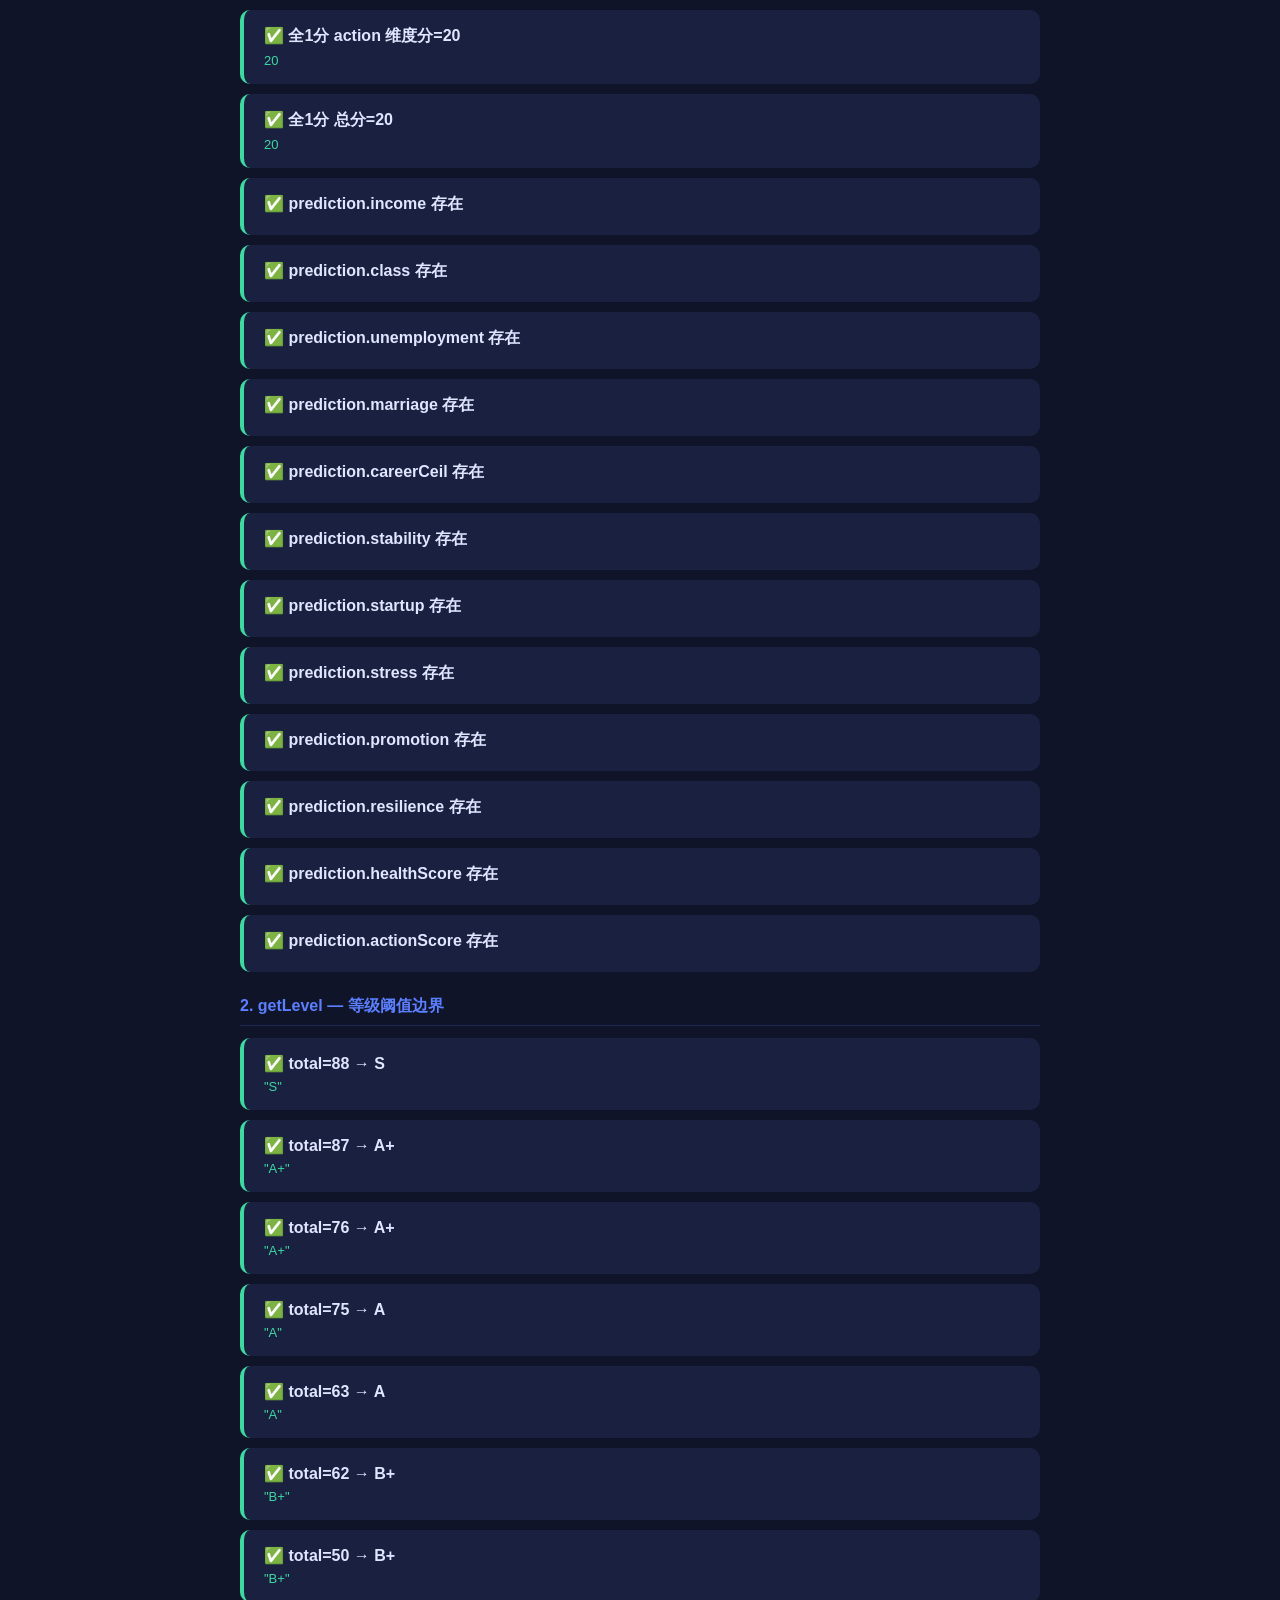
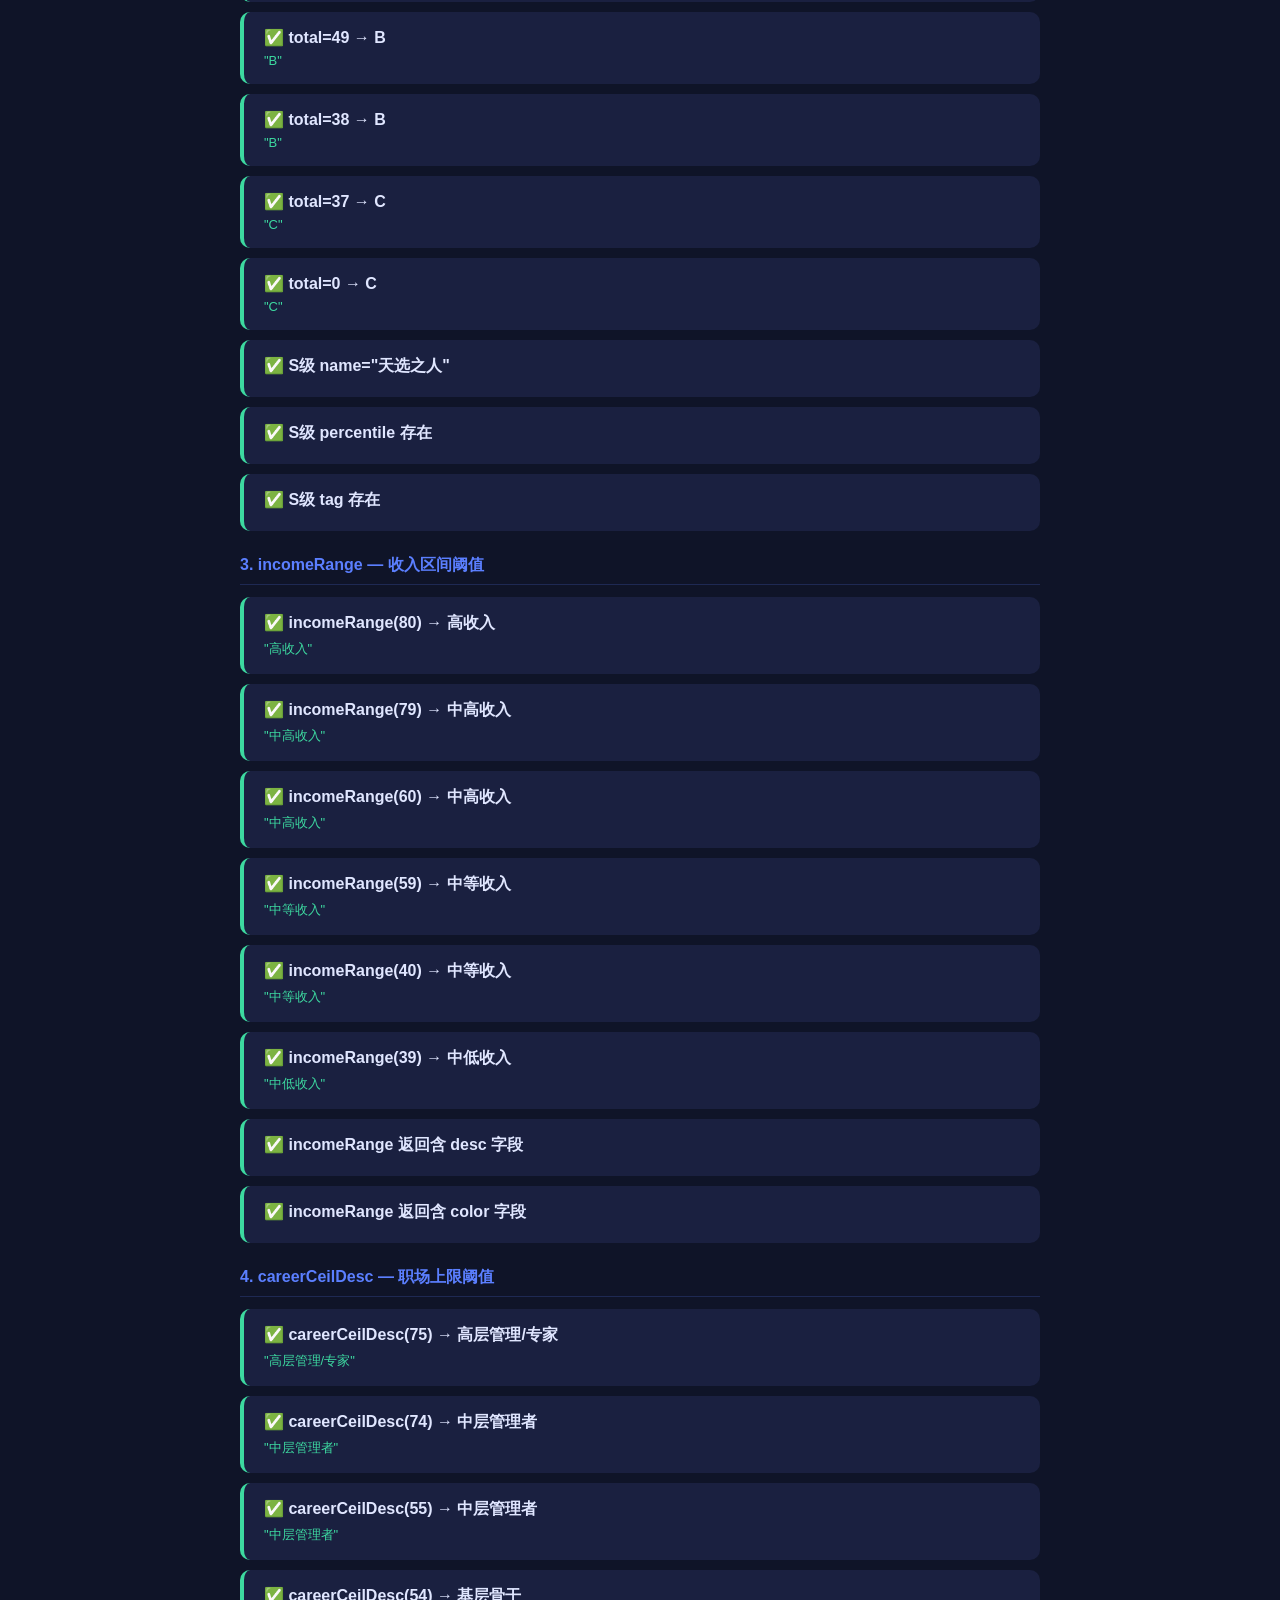
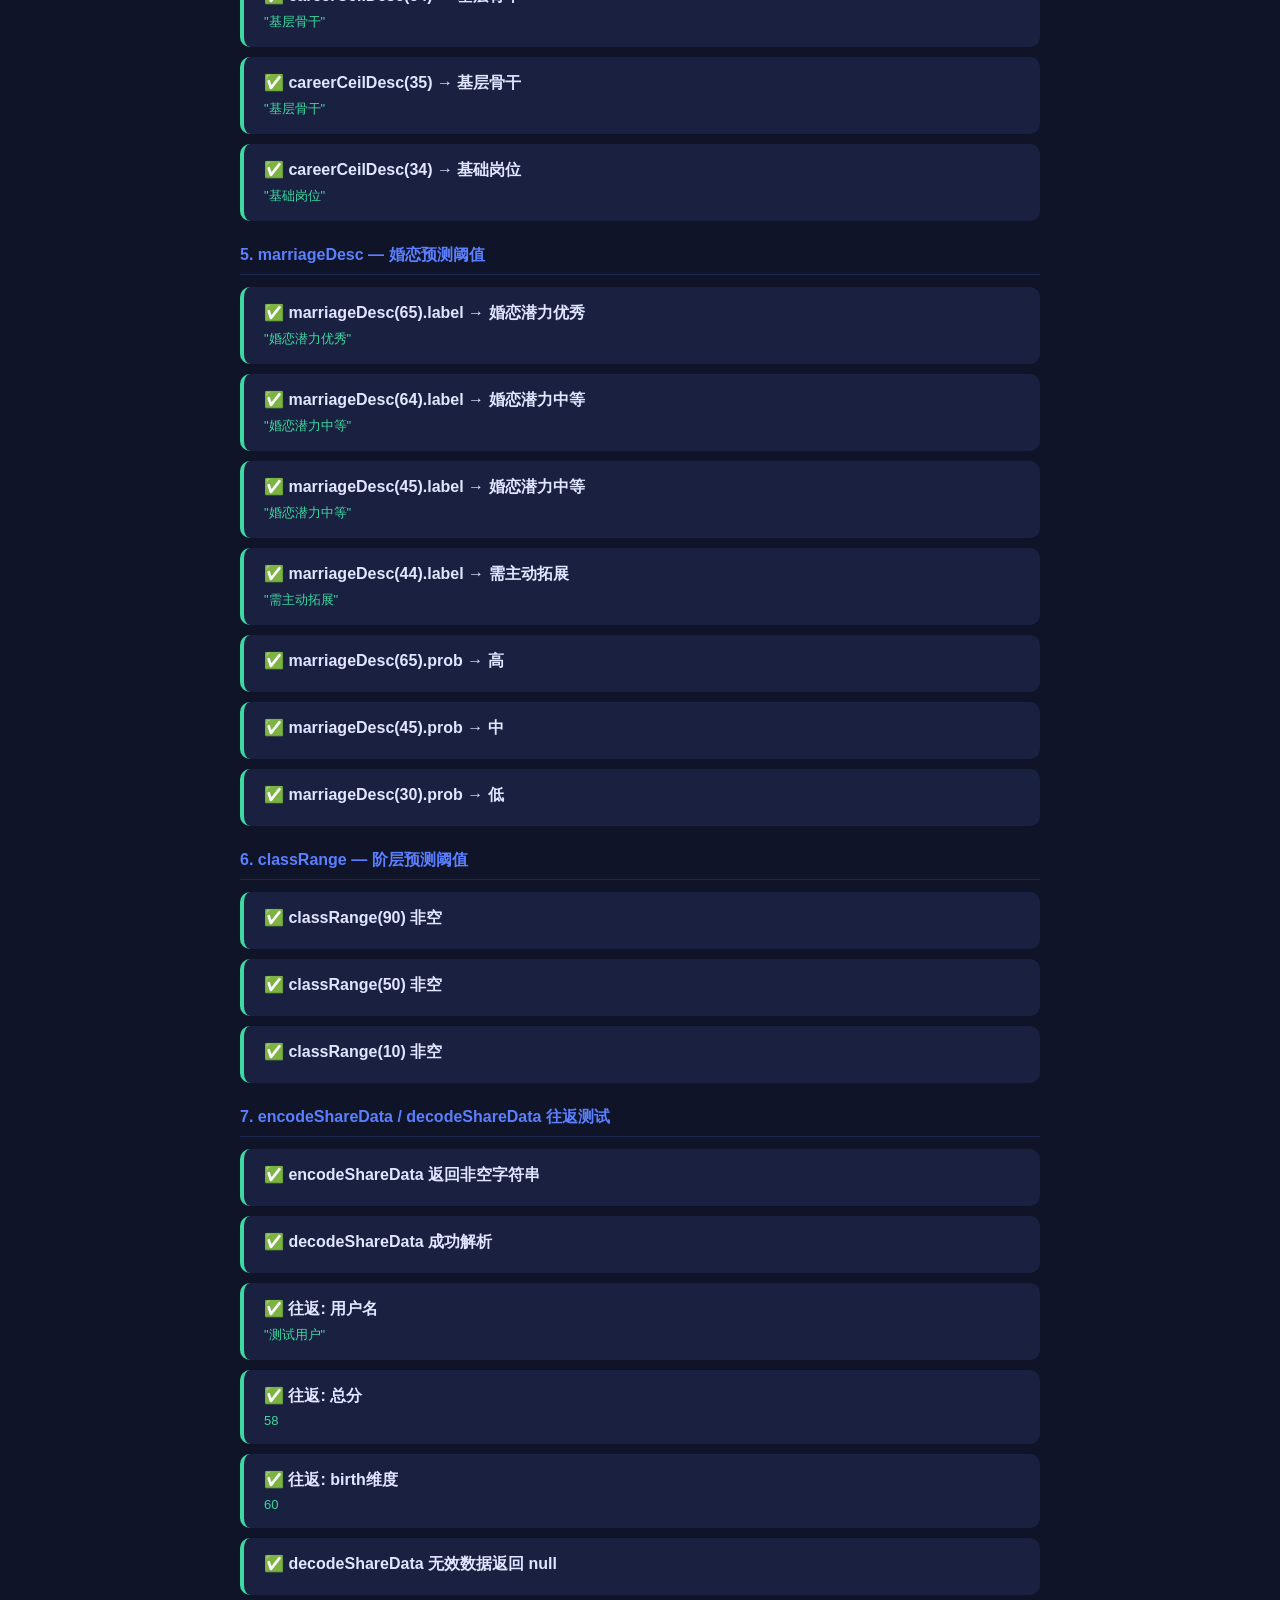
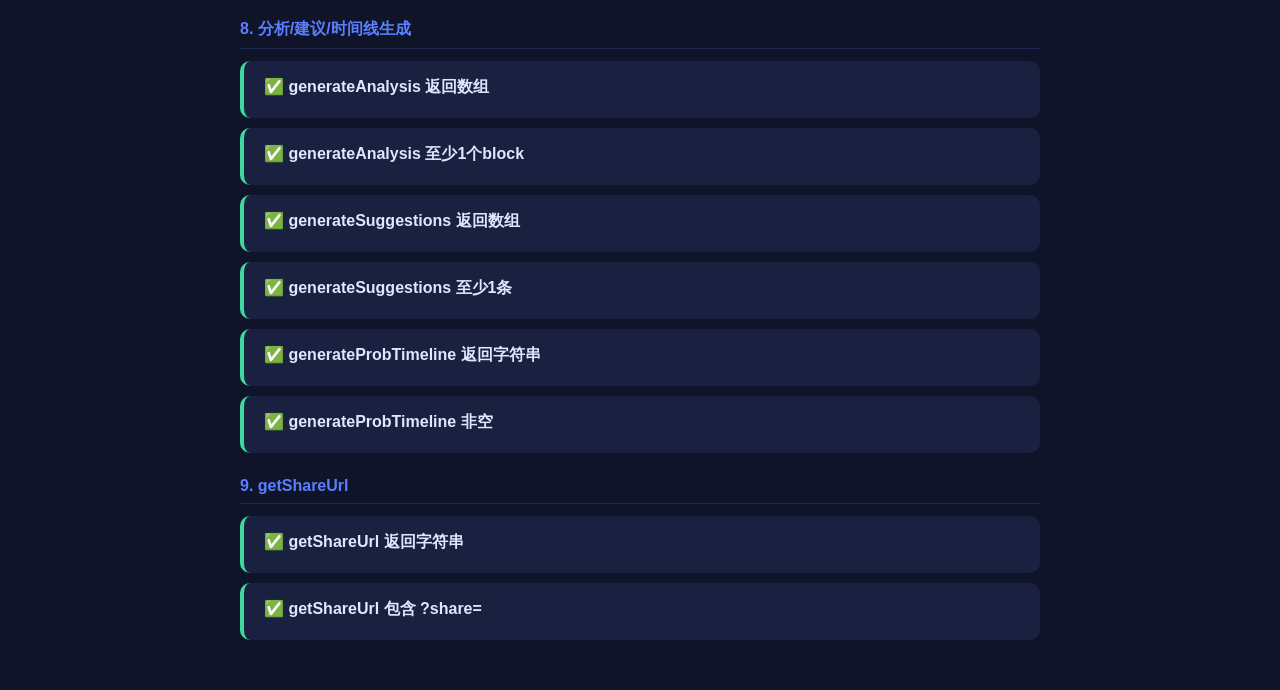
<file: test-scoring.html>
<!DOCTYPE html>
<html lang="zh-CN">
<head>
<meta charset="UTF-8">
<meta name="viewport" content="width=device-width,initial-scale=1.0">
<title>scoring.js 单元测试</title>
<style>
  * { margin: 0; padding: 0; box-sizing: border-box; }
  body { font-family: 'PingFang SC','Microsoft YaHei',sans-serif; background: #0F1428; color: #E0E6FF; padding: 40px 20px; }
  h1 { text-align: center; color: #5B7FFF; margin-bottom: 8px; }
  .subtitle { text-align: center; color: #5A6899; font-size: 13px; margin-bottom: 24px; }
  .summary { text-align: center; margin-bottom: 32px; padding: 16px; border-radius: 12px; font-size: 18px; font-weight: bold; }
  .summary.pass { background: rgba(61,217,160,0.1); color: #3DD9A0; border: 1px solid rgba(61,217,160,0.3); }
  .summary.fail { background: rgba(255,107,138,0.1); color: #FF6B8A; border: 1px solid rgba(255,107,138,0.3); }
  .tests { max-width: 800px; margin: 0 auto; }
  .test { background: #1A2040; border-radius: 10px; padding: 16px 20px; margin-bottom: 10px; border-left: 4px solid #5B7FFF; }
  .test.pass { border-left-color: #3DD9A0; }
  .test.fail { border-left-color: #FF6B8A; }
  .test-name { font-weight: bold; margin-bottom: 4px; }
  .test-result { font-size: 13px; margin-top: 6px; }
  .test-result .ok { color: #3DD9A0; }
  .test-result .bad { color: #FF6B8A; }
  .test-result code { background: #0F1428; padding: 2px 6px; border-radius: 4px; font-size: 12px; }
  .section-title { color: #5B7FFF; font-size: 16px; font-weight: bold; margin: 24px 0 12px; padding-bottom: 8px; border-bottom: 1px solid rgba(91,127,255,0.2); }
</style>
</head>
<body>

<h1>🧪 scoring.js 单元测试</h1>
<p class="subtitle">测试评分引擎、等级划分、预测函数、数据编解码</p>
<div class="summary" id="summary">Running...</div>
<div class="tests" id="tests"></div>

<script src="questions.js"></script>
<script src="scoring.js"></script>
<script>
(function() {
  var pass = 0, fail = 0;
  var html = '';
  var section = '';

  function sectionTitle(title) {
    html += '<div class="section-title">' + title + '</div>';
  }

  function assert(name, condition, detail) {
    if (condition) {
      pass++;
      html += '<div class="test pass"><div class="test-name">✅ ' + name + '</div></div>';
    } else {
      fail++;
      html += '<div class="test fail"><div class="test-name">❌ ' + name + '</div><div class="test-result">' + (detail || '') + '</div></div>';
    }
  }

  function assertEquals(name, actual, expected) {
    var ok = actual === expected;
    if (ok) {
      pass++;
      html += '<div class="test pass"><div class="test-name">✅ ' + name + '</div><div class="test-result"><span class="ok">' + JSON.stringify(actual) + '</span></div></div>';
    } else {
      fail++;
      html += '<div class="test fail"><div class="test-name">❌ ' + name + '</div><div class="test-result">expected: <code>' + JSON.stringify(expected) + '</code> → got: <code class="bad">' + JSON.stringify(actual) + '</code></div></div>';
    }
  }

  // Build answer maps
  function buildAnswers(score) {
    var a = {};
    for (var i = 0; i < QUESTIONS.length; i++) {
      a[QUESTIONS[i].id] = score;
    }
    return a;
  }

  // ==================== Test 1: calcScores ====================
  sectionTitle('1. calcScores — 边界值测试');

  // All answers = 5
  var r5 = calcScores(buildAnswers(5));
  Object.keys(r5.dimScores).forEach(function(d) {
    assertEquals('全5分 ' + d + ' 维度分=100', r5.dimScores[d], 100);
  });
  assertEquals('全5分 总分=100', r5.total, 100);

  // All answers = 3
  var r3 = calcScores(buildAnswers(3));
  // Each dim: round((count*3)/(count*5)*100) = round(60) = 60
  assertEquals('全3分 birth维度分=60', r3.dimScores.birth, 60);
  assertEquals('全3分 总分=60', r3.total, 60);

  // All answers = 1
  var r1 = calcScores(buildAnswers(1));
  var dimCounts = { birth: 14, family: 14, talent: 14, character: 14, era: 12, health: 12, action: 12 };
  Object.keys(dimCounts).forEach(function(d) {
    var expected = Math.round((dimCounts[d] * 1) / (dimCounts[d] * 5) * 100);
    assertEquals('全1分 ' + d + ' 维度分=' + expected, r1.dimScores[d], expected);
  });
  assertEquals('全1分 总分=' + Math.round(20), r1.total, Math.round(20));

  // Predictions exist
  var predKeys = ['income','class','unemployment','marriage','careerCeil','stability','startup','stress','promotion','resilience','healthScore','actionScore'];
  predKeys.forEach(function(k) {
    assert('prediction.' + k + ' 存在', typeof r3.predictions[k] === 'number', 'got: ' + typeof r3.predictions[k]);
  });

  // ==================== Test 2: getLevel thresholds ====================
  sectionTitle('2. getLevel — 等级阈值边界');

  assertEquals('total=88 → S', getLevel(88).level, 'S');
  assertEquals('total=87 → A+', getLevel(87).level, 'A+');
  assertEquals('total=76 → A+', getLevel(76).level, 'A+');
  assertEquals('total=75 → A', getLevel(75).level, 'A');
  assertEquals('total=63 → A', getLevel(63).level, 'A');
  assertEquals('total=62 → B+', getLevel(62).level, 'B+');
  assertEquals('total=50 → B+', getLevel(50).level, 'B+');
  assertEquals('total=49 → B', getLevel(49).level, 'B');
  assertEquals('total=38 → B', getLevel(38).level, 'B');
  assertEquals('total=37 → C', getLevel(37).level, 'C');
  assertEquals('total=0 → C', getLevel(0).level, 'C');

  // Level metadata
  var levelS = getLevel(90);
  assert('S级 name="天选之人"', levelS.name === '天选之人');
  assert('S级 percentile 存在', typeof levelS.percentile === 'string');
  assert('S级 tag 存在', typeof levelS.tag === 'string');

  // ==================== Test 3: incomeRange ====================
  sectionTitle('3. incomeRange — 收入区间阈值');

  assertEquals('incomeRange(80) → 高收入', incomeRange(80).detail, '高收入');
  assertEquals('incomeRange(79) → 中高收入', incomeRange(79).detail, '中高收入');
  assertEquals('incomeRange(60) → 中高收入', incomeRange(60).detail, '中高收入');
  assertEquals('incomeRange(59) → 中等收入', incomeRange(59).detail, '中等收入');
  assertEquals('incomeRange(40) → 中等收入', incomeRange(40).detail, '中等收入');
  assertEquals('incomeRange(39) → 中低收入', incomeRange(39).detail, '中低收入');
  assert('incomeRange 返回含 desc 字段', typeof incomeRange(50).desc === 'string');
  assert('incomeRange 返回含 color 字段', typeof incomeRange(50).color === 'string');

  // ==================== Test 4: careerCeilDesc ====================
  sectionTitle('4. careerCeilDesc — 职场上限阈值');

  assertEquals('careerCeilDesc(75) → 高层管理/专家', careerCeilDesc(75).label, '高层管理/专家');
  assertEquals('careerCeilDesc(74) → 中层管理者', careerCeilDesc(74).label, '中层管理者');
  assertEquals('careerCeilDesc(55) → 中层管理者', careerCeilDesc(55).label, '中层管理者');
  assertEquals('careerCeilDesc(54) → 基层骨干', careerCeilDesc(54).label, '基层骨干');
  assertEquals('careerCeilDesc(35) → 基层骨干', careerCeilDesc(35).label, '基层骨干');
  assertEquals('careerCeilDesc(34) → 基础岗位', careerCeilDesc(34).label, '基础岗位');

  // ==================== Test 5: marriageDesc ====================
  sectionTitle('5. marriageDesc — 婚恋预测阈值');

  assertEquals('marriageDesc(65).label → 婚恋潜力优秀', marriageDesc(65).label, '婚恋潜力优秀');
  assertEquals('marriageDesc(64).label → 婚恋潜力中等', marriageDesc(64).label, '婚恋潜力中等');
  assertEquals('marriageDesc(45).label → 婚恋潜力中等', marriageDesc(45).label, '婚恋潜力中等');
  assertEquals('marriageDesc(44).label → 需主动拓展', marriageDesc(44).label, '需主动拓展');
  assert('marriageDesc(65).prob → 高', marriageDesc(65).prob === '高');
  assert('marriageDesc(45).prob → 中', marriageDesc(45).prob === '中');
  assert('marriageDesc(30).prob → 低', marriageDesc(30).prob === '低');

  // ==================== Test 6: classRange ====================
  sectionTitle('6. classRange — 阶层预测阈值');

  assert('classRange(90) 非空', typeof classRange(90) === 'string' && classRange(90).length > 0);
  assert('classRange(50) 非空', typeof classRange(50) === 'string' && classRange(50).length > 0);
  assert('classRange(10) 非空', typeof classRange(10) === 'string' && classRange(10).length > 0);

  // ==================== Test 7: encode/decode roundtrip ====================
  sectionTitle('7. encodeShareData / decodeShareData 往返测试');

  var sample = {
    dimScores: { birth: 60, family: 55, talent: 72, character: 48, era: 65, health: 70, action: 52 },
    total: 58,
    predictions: { income: 62, class: 55, unemployment: 40, marriage: 50, careerCeil: 45, stability: 50, startup: 35, stress: 45, promotion: 40, resilience: 48, healthScore: 65, actionScore: 50 }
  };

  var encoded = encodeShareData(sample, '测试用户');
  assert('encodeShareData 返回非空字符串', typeof encoded === 'string' && encoded.length > 0);

  var decoded = decodeShareData(encoded);
  assert('decodeShareData 成功解析', decoded !== null);
  assertEquals('往返: 用户名', decoded.n, '测试用户');
  assertEquals('往返: 总分', decoded.t, 58);
  assertEquals('往返: birth维度', decoded.d.birth, 60);

  // Edge: decode bad data
  var badDecoded = decodeShareData('!!!not-valid-base64!!!');
  assert('decodeShareData 无效数据返回 null', badDecoded === null);

  // ==================== Test 8: generateAnalysis / generateSuggestions / generateProbTimeline ====================
  sectionTitle('8. 分析/建议/时间线生成');

  var result = { total: 58, dimScores: sample.dimScores, predictions: sample.predictions, level: 'B+', levelName: '中等偏上' };
  var analysis = generateAnalysis(result);
  assert('generateAnalysis 返回数组', Array.isArray(analysis));
  assert('generateAnalysis 至少1个block', analysis.length >= 1);

  var sugs = generateSuggestions(result);
  assert('generateSuggestions 返回数组', Array.isArray(sugs));
  assert('generateSuggestions 至少1条', sugs.length >= 1);

  var timeline = generateProbTimeline(result);
  assert('generateProbTimeline 返回字符串', typeof timeline === 'string');
  assert('generateProbTimeline 非空', timeline.length > 0);

  // ==================== Test 9: getShareUrl ====================
  sectionTitle('9. getShareUrl');

  var url = getShareUrl(sample, '测试用户');
  assert('getShareUrl 返回字符串', typeof url === 'string');
  assert('getShareUrl 包含 ?share=', url.indexOf('?share=') > -1);

  // ==================== Summary ====================
  var total = pass + fail;
  var summaryEl = document.getElementById('summary');
  summaryEl.textContent = pass + '/' + total + ' 测试通过';
  summaryEl.className = 'summary ' + (fail === 0 ? 'pass' : 'fail');

  document.getElementById('tests').innerHTML = html;
})();
</script>

</body>
</html>
</file>
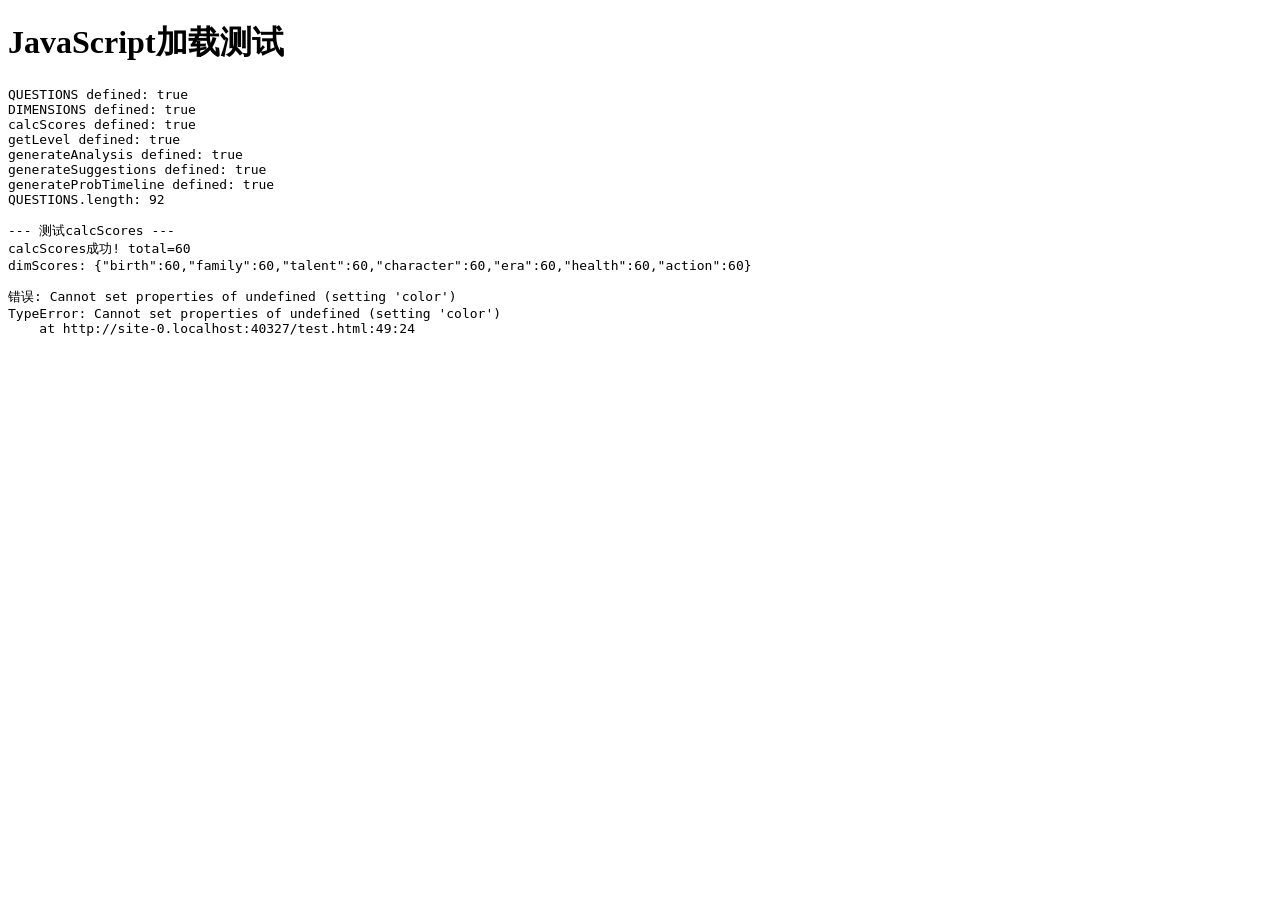
<file: test.html>
<!DOCTYPE html>
<html>
<head>
<meta charset="UTF-8">
<title>测试页面</title>
</head>
<body>
<h1>JavaScript加载测试</h1>
<div id="status"></div>
<pre id="output"></pre>

<script src="questions.js"></script>
<script src="scoring.js"></script>
<script>
var output = document.getElementById('output');
var status = document.getElementById('status');

try {
    output.textContent += 'QUESTIONS defined: ' + (typeof QUESTIONS !== 'undefined') + '\n';
    output.textContent += 'DIMENSIONS defined: ' + (typeof DIMENSIONS !== 'undefined') + '\n';
    output.textContent += 'calcScores defined: ' + (typeof calcScores !== 'undefined') + '\n';
    output.textContent += 'getLevel defined: ' + (typeof getLevel !== 'undefined') + '\n';
    output.textContent += 'generateAnalysis defined: ' + (typeof generateAnalysis !== 'undefined') + '\n';
    output.textContent += 'generateSuggestions defined: ' + (typeof generateSuggestions !== 'undefined') + '\n';
    output.textContent += 'generateProbTimeline defined: ' + (typeof generateProbTimeline !== 'undefined') + '\n';

    if (typeof QUESTIONS !== 'undefined') {
        output.textContent += 'QUESTIONS.length: ' + QUESTIONS.length + '\n';
    }

    // 测试calcScores
    if (typeof QUESTIONS !== 'undefined' && typeof calcScores !== 'undefined') {
        output.textContent += '\n--- 测试calcScores ---\n';
        var testAnswers = {};
        QUESTIONS.forEach(function(q) {
            testAnswers[q.id] = 3; // 所有题给3分
        });
        try {
            var result = calcScores(testAnswers);
            output.textContent += 'calcScores成功! total=' + result.total + '\n';
            output.textContent += 'dimScores: ' + JSON.stringify(result.dimScores) + '\n';
        } catch(e) {
            output.textContent += 'calcScores错误: ' + e.message + '\n';
            output.textContent += e.stack + '\n';
        }
    }

    status.textContent = '测试完成!';
    status.style.color = 'green';
} catch(e) {
    output.textContent += '\n错误: ' + e.message + '\n' + e.stack;
    status.textContent = '有错误!';
    status.style.color = 'red';
}
</script>
</body>
</html>
</file>
<file: style.css>
/* ============================================================
   人生先天参数评分模型 — 明亮主题样式
   ============================================================ */

:root {
  --bg: #F0F4FF;
  --bg2: #FFFFFF;
  --bg3: #E8EEFF;
  --bg4: #F8FAFF;
  --border: rgba(100,120,255,0.12);
  --border2: rgba(100,120,255,0.2);
  --text: #1A2040;
  --text2: #5A6899;
  --text3: #8892BE;
  --purple: #5B7FFF;
  --purple2: #8BA8FF;
  --green: #3DD9A0;
  --green2: #E8FFF5;
  --red: #FF6B8A;
  --red2: #FFE8EE;
  --yellow: #FFB347;
  --yellow2: #FFF8E8;
  --orange: #FF9A3C;
  --orange2: #FFF0E4;
  --violet: #A78BFA;
  --violet2: #F3EEFF;
  --blue: #38BDF8;
  --health: #FF8C69;
  --health2: #FFF0E8;
  --action: #7DD3FC;
  --action2: #F0F8FF;
  --radius: 18px;
  --shadow: 0 4px 24px rgba(91,127,255,0.08);
  --shadow2: 0 8px 40px rgba(91,127,255,0.12);
  --card: #FFFFFF;
}

* { margin:0; padding:0; box-sizing:border-box; }

html { scroll-behavior: smooth; }

body {
  background: var(--bg);
  color: var(--text);
  font-family: 'PingFang SC','Microsoft YaHei','Segoe UI',sans-serif;
  min-height: 100vh;
  line-height: 1.7;
}

.page { display: none; }
.page.active { display: block; }

/* ============================================================ 首页 ============================================================ */
.hero {
  text-align: center;
  padding: 72px 24px 48px;
  max-width: 760px;
  margin: 0 auto;
}

.hero-badge {
  display: inline-block;
  background: linear-gradient(135deg, rgba(91,127,255,0.1), rgba(61,217,160,0.1));
  border: 1.5px solid rgba(91,127,255,0.2);
  color: var(--purple);
  border-radius: 999px;
  padding: 6px 22px;
  font-size: 13px;
  font-weight: 600;
  letter-spacing: 1px;
  margin-bottom: 28px;
}

.hero h1 {
  font-size: clamp(2.4rem, 5vw, 3.4rem);
  font-weight: 900;
  line-height: 1.2;
  margin-bottom: 18px;
  letter-spacing: -0.5px;
  color: var(--text);
}

.gradient-text {
  background: linear-gradient(135deg, var(--purple), #7C3AED, var(--green));
  -webkit-background-clip: text;
  -webkit-text-fill-color: transparent;
}

.hero-sub {
  color: var(--text2);
  font-size: 1.05rem;
  margin-bottom: 40px;
  line-height: 1.9;
}

.hero-stats {
  display: flex;
  justify-content: center;
  gap: 56px;
  margin-bottom: 44px;
  flex-wrap: wrap;
}

.stat span {
  display: block;
  font-size: 2.2rem;
  font-weight: 900;
  color: var(--purple);
}

.stat small {
  color: var(--text2);
  font-size: 0.82rem;
  font-weight: 500;
}

.btn-start {
  background: linear-gradient(135deg, var(--purple), #7C3AED);
  color: #fff;
  border: none;
  border-radius: 999px;
  padding: 16px 56px;
  font-size: 1.15rem;
  font-weight: 700;
  cursor: pointer;
  letter-spacing: 2px;
  box-shadow: 0 6px 28px rgba(91,127,255,0.35);
  transition: transform 0.2s, box-shadow 0.2s;
}

.btn-start:hover {
  transform: translateY(-3px);
  box-shadow: 0 10px 40px rgba(91,127,255,0.5);
}

.hero-time { margin-top: 12px; color: var(--text3); font-size: 0.85rem; }

.dimensions-preview {
  display: flex;
  flex-wrap: wrap;
  gap: 18px;
  justify-content: center;
  padding: 0 24px 72px;
  max-width: 960px;
  margin: 0 auto;
}

.dim-card {
  background: var(--card);
  border: 1.5px solid var(--border);
  border-radius: var(--radius);
  padding: 28px 22px;
  width: 168px;
  text-align: center;
  transition: transform 0.25s, box-shadow 0.25s, border-color 0.25s;
  border-top: 3px solid var(--c);
  box-shadow: var(--shadow);
}

.dim-card:hover {
  transform: translateY(-6px);
  box-shadow: var(--shadow2);
  border-color: var(--c);
}

.dim-icon { font-size: 2.2rem; margin-bottom: 12px; }
.dim-card h3 { font-size: 1rem; margin-bottom: 8px; color: var(--c); font-weight: 700; }
.dim-card p { font-size: 0.78rem; color: var(--text2); line-height: 1.6; }

.science-note {
  max-width: 680px;
  margin: 0 auto 60px;
  padding: 20px 28px;
  background: var(--bg3);
  border: 1px solid var(--border2);
  border-radius: var(--radius);
  text-align: center;
}

.science-note p { color: var(--text2); font-size: 0.85rem; line-height: 1.8; }

/* ============================================================ 问卷页 ============================================================ */
.survey-header {
  position: sticky;
  top: 0;
  background: rgba(255,255,255,0.92);
  backdrop-filter: blur(16px);
  -webkit-backdrop-filter: blur(16px);
  padding: 14px 24px 12px;
  z-index: 100;
  border-bottom: 1.5px solid var(--border);
}

.survey-header .progress-info {
  text-align: center;
  font-size: 0.9rem;
  color: var(--text2);
  margin-bottom: 8px;
  font-weight: 600;
}

.progress-bar-wrap {
  height: 5px;
  background: var(--bg3);
  border-radius: 999px;
  overflow: hidden;
}

.progress-bar {
  height: 100%;
  background: linear-gradient(90deg, var(--purple), var(--violet), var(--green));
  border-radius: 999px;
  transition: width 0.4s ease;
}

.dim-label { text-align: center; font-size: 0.8rem; color: var(--text3); margin-top: 8px; }
.btn-back { background: none; border: none; color: var(--text2); cursor: pointer; font-size: 0.9rem; padding: 4px 0; }
.btn-back:hover { color: var(--purple); }

.question-container {
  max-width: 700px;
  margin: 40px auto;
  padding: 0 24px;
}

.question-card {
  background: var(--card);
  border: 1.5px solid var(--border);
  border-radius: 24px;
  padding: 40px 36px;
  box-shadow: var(--shadow);
  opacity: 0;
  transform: translateX(30px);
  transition: opacity 0.3s, transform 0.3s;
}

.question-card.slide-in { opacity: 1; transform: translateX(0); }

.q-dim-tag {
  display: inline-block;
  padding: 4px 16px;
  border-radius: 999px;
  font-size: 0.82rem;
  font-weight: 700;
  margin-bottom: 22px;
}

.q-text {
  font-size: 1.3rem;
  font-weight: 700;
  margin-bottom: 12px;
  line-height: 1.65;
  color: var(--text);
}

.q-sub {
  font-size: 0.88rem;
  color: var(--text2);
  margin-bottom: 30px;
  border-left: 3px solid rgba(91,127,255,0.3);
  padding-left: 14px;
}

.options { display: flex; flex-direction: column; gap: 10px; }

.option-btn {
  background: var(--bg4);
  border: 1.5px solid var(--border);
  border-radius: 14px;
  padding: 16px 22px;
  text-align: left;
  color: var(--text);
  font-size: 0.97rem;
  cursor: pointer;
  transition: all 0.2s;
  line-height: 1.55;
}

.option-btn:hover {
  background: rgba(91,127,255,0.06);
  border-color: rgba(91,127,255,0.4);
  transform: translateX(4px);
}

.option-btn.selected {
  background: linear-gradient(135deg, rgba(91,127,255,0.1), rgba(61,217,160,0.08));
  border-color: var(--purple);
  color: var(--purple);
  font-weight: 600;
  box-shadow: 0 0 0 3px rgba(91,127,255,0.12);
}

.survey-nav {
  display: flex;
  justify-content: space-between;
  max-width: 700px;
  margin: 0 auto 60px;
  padding: 0 24px;
  gap: 14px;
}

.btn-prev, .btn-next {
  flex: 1;
  padding: 15px;
  border-radius: 14px;
  border: 1.5px solid var(--border);
  font-size: 1rem;
  font-weight: 600;
  cursor: pointer;
  transition: all 0.2s;
}

.btn-prev { background: var(--bg2); color: var(--text2); }
.btn-prev:hover:not(:disabled) { background: var(--bg3); color: var(--text); }
.btn-prev:disabled { opacity: 0.35; cursor: not-allowed; }

.btn-next {
  background: linear-gradient(135deg, var(--purple), #7C3AED);
  color: #fff;
  border-color: transparent;
  box-shadow: 0 4px 18px rgba(91,127,255,0.3);
  transition: all 0.2s;
  animation: none;
}
.btn-next.is-final {
  animation: pulse-final 1.5s ease-in-out infinite;
  font-weight: 800;
  letter-spacing: 1px;
}
@keyframes pulse-final {
  0%, 100% {
    box-shadow: 0 4px 18px rgba(91,127,255,0.3);
    transform: scale(1);
  }
  50% {
    box-shadow: 0 6px 32px rgba(91,127,255,0.55);
    transform: scale(1.02);
  }
}
.btn-next:hover {
  box-shadow: 0 6px 28px rgba(91,127,255,0.5);
  transform: translateY(-1px);
}
.btn-next:active {
  transform: scale(0.98);
}

/* ============================================================ 结果页 ============================================================ */
.result-header {
  text-align: center;
  padding: 60px 24px 32px;
  background: linear-gradient(180deg, rgba(91,127,255,0.06) 0%, transparent 100%);
}

.result-header h1 {
  font-size: clamp(1.6rem, 4vw, 2.4rem);
  font-weight: 900;
  margin-bottom: 8px;
  color: var(--text);
}

.result-header p { color: var(--text2); font-size: 0.9rem; }

.result-body { max-width: 900px; margin: 0 auto; padding: 0 24px 80px; }

.score-overview {
  display: flex;
  align-items: center;
  justify-content: center;
  gap: 56px;
  flex-wrap: wrap;
  margin-bottom: 48px;
  background: var(--card);
  border: 1.5px solid var(--border);
  border-radius: 24px;
  padding: 44px;
  box-shadow: var(--shadow);
}

.total-score-ring { position: relative; display: inline-block; }

.ring-center {
  position: absolute;
  inset: 0;
  display: flex;
  flex-direction: column;
  align-items: center;
  justify-content: center;
}

.ring-center span {
  font-size: 2.8rem;
  font-weight: 900;
  color: var(--purple);
  line-height: 1;
}

.ring-center small { font-size: 0.82rem; color: var(--text2); margin-top: 6px; }

.score-level { max-width: 380px; }

.level-badge .badge {
  display: inline-block;
  padding: 8px 28px;
  border-radius: 999px;
  color: #fff;
  font-size: 1.25rem;
  font-weight: 800;
  margin-bottom: 18px;
  box-shadow: 0 4px 16px rgba(0,0,0,0.15);
}

.score-level p { color: var(--text2); line-height: 1.8; font-size: 0.95rem; }

.level-subinfo {
  margin-top: 16px;
  padding: 14px 18px;
  background: var(--bg3);
  border-radius: 12px;
  font-size: 0.85rem;
  color: var(--text2);
  display: flex;
  flex-direction: column;
  gap: 6px;
}

.level-subinfo span { display: flex; align-items: center; gap: 6px; }

/* 章节 */
.section {
  margin-bottom: 40px;
  background: var(--card);
  border: 1.5px solid var(--border);
  border-radius: 24px;
  padding: 36px;
  box-shadow: var(--shadow);
}

.section-title {
  font-size: 1.15rem;
  font-weight: 800;
  margin-bottom: 28px;
  padding-bottom: 16px;
  border-bottom: 1.5px solid var(--border);
  color: var(--text);
}

#radar-chart { display: block; margin: 0 auto; max-width: 100%; }

/* 维度得分 */
.dim-score-row { margin-bottom: 20px; }
.dim-score-label {
  display: flex;
  justify-content: space-between;
  font-size: 0.92rem;
  margin-bottom: 8px;
  font-weight: 600;
}
.dim-bar-bg {
  height: 12px;
  background: var(--bg3);
  border-radius: 999px;
  overflow: hidden;
}
.dim-bar-fill {
  height: 100%;
  border-radius: 999px;
  transition: width 1.2s cubic-bezier(0.4,0,0.2,1);
}

/* 预测网格 */
.pred-grid {
  display: grid;
  grid-template-columns: repeat(auto-fit, minmax(200px, 1fr));
  gap: 16px;
  margin-bottom: 20px;
}

.pred-card {
  background: var(--bg4);
  border: 1.5px solid var(--border);
  border-radius: 16px;
  padding: 22px;
  border-top: 3px solid var(--pred-color, var(--purple));
  transition: transform 0.2s, box-shadow 0.2s;
}

.pred-card:hover { transform: translateY(-3px); box-shadow: var(--shadow); }
.pred-icon { font-size: 2rem; margin-bottom: 10px; }
.pred-label { font-size: 0.8rem; color: var(--text2); margin-bottom: 8px; font-weight: 600; }
.pred-value { font-size: 1.05rem; font-weight: 800; margin-bottom: 4px; }
.pred-sub { font-size: 0.75rem; color: var(--text3); }

.model-note {
  padding: 14px 18px;
  background: var(--yellow2);
  border: 1px solid rgba(255,179,71,0.3);
  border-radius: 12px;
  font-size: 0.82rem;
  color: #996B1A;
  line-height: 1.7;
}

/* 职场条 */
.career-row { margin-bottom: 20px; }
.career-label {
  display: flex;
  justify-content: space-between;
  font-size: 0.92rem;
  margin-bottom: 8px;
  font-weight: 600;
}
.career-bar-bg {
  height: 14px;
  background: var(--bg3);
  border-radius: 999px;
  overflow: hidden;
}
.career-bar-fill {
  height: 100%;
  border-radius: 999px;
  transition: width 1.4s cubic-bezier(0.4,0,0.2,1);
}

.career-legend {
  margin-top: 20px;
  display: flex;
  gap: 16px;
  flex-wrap: wrap;
  font-size: 0.8rem;
  color: var(--text2);
}

.career-legend span {
  display: flex;
  align-items: center;
  gap: 5px;
}

.career-legend .dot {
  width: 8px; height: 8px; border-radius: 50%;
}

/* 分析报告 */
.analysis-section { background: linear-gradient(135deg, #F8FAFF, #F0F4FF); }

.analysis-block {
  background: var(--bg4);
  border: 1.5px solid var(--border);
  border-radius: 16px;
  padding: 24px;
  margin-bottom: 16px;
  border-left: 4px solid var(--block-color, var(--purple));
}

.analysis-block .block-title {
  font-size: 1rem;
  font-weight: 700;
  margin-bottom: 12px;
  color: var(--block-color, var(--purple));
  display: flex;
  align-items: center;
  gap: 8px;
}

.analysis-block .block-body {
  font-size: 0.92rem;
  color: var(--text2);
  line-height: 1.9;
}

.analysis-block .block-body strong { color: var(--text); }
.analysis-block .block-body em { color: var(--block-color, var(--purple)); font-style: normal; font-weight: 700; }

.analysis-block .theory-tag {
  display: inline-block;
  background: var(--bg3);
  border: 1px solid var(--border2);
  border-radius: 6px;
  padding: 2px 10px;
  font-size: 0.75rem;
  color: var(--text3);
  margin-top: 10px;
  font-style: italic;
}

.analysis-block .theory-detail {
  margin-top: 12px;
  padding: 14px 16px;
  background: rgba(91, 127, 255, 0.04);
  border: 1px solid rgba(91, 127, 255, 0.1);
  border-radius: 10px;
  font-size: 0.82rem;
  color: var(--text2);
  line-height: 1.85;
}

.analysis-block .yijing-wisdom {
  display: block;
  margin-top: 14px;
  padding: 12px 16px;
  background: linear-gradient(135deg, rgba(120,80,40,0.06), rgba(180,140,60,0.08));
  border: 1px solid rgba(160,120,40,0.18);
  border-radius: 12px;
  font-size: 0.85rem;
  color: #6B4C1A;
  line-height: 1.7;
  font-weight: 500;
}

/* 概率时间轴 - 优化版 */
.prob-timeline { display: flex; flex-direction: column; gap: 14px; }

.prob-row {
  background: var(--bg4);
  border: 1.5px solid var(--border);
  border-radius: 14px;
  padding: 14px 18px;
  display: flex;
  align-items: center;
  gap: 16px;
  transition: all 0.2s;
}
.prob-row:hover { border-color: var(--purple); box-shadow: 0 4px 16px rgba(91,127,255,0.1); }

.prob-label {
  font-size: 0.9rem;
  font-weight: 700;
  color: var(--text);
  min-width: 90px;
  display: flex;
  align-items: center;
  gap: 6px;
}
.prob-label::before {
  content: '';
  width: 6px;
  height: 6px;
  background: var(--purple);
  border-radius: 50%;
  flex-shrink: 0;
}

.prob-bar-bg {
  flex: 1;
  height: 36px;
  background: var(--bg3);
  border-radius: 10px;
  overflow: hidden;
  position: relative;
}

.prob-bar-fill {
  height: 100%;
  border-radius: 10px;
  display: flex;
  align-items: center;
  padding-left: 14px;
  font-size: 0.85rem;
  font-weight: 800;
  color: #fff;
  transition: width 1.5s cubic-bezier(0.4,0,0.2,1);
  white-space: nowrap;
  overflow: hidden;
  position: relative;
  text-shadow: 0 1px 2px rgba(0,0,0,0.2);
}
.prob-bar-fill::after {
  content: '';
  position: absolute;
  top: 0; right: 0; bottom: 0;
  width: 40%;
  background: linear-gradient(90deg, transparent, rgba(255,255,255,0.15));
}

.prob-value {
  font-size: 1.1rem;
  font-weight: 900;
  color: var(--text);
  min-width: 52px;
  text-align: right;
}

/* 概率条颜色变体 */
.prob-bar-income { background: linear-gradient(90deg, #FFB347, #FF8C00); }
.prob-bar-class { background: linear-gradient(90deg, #5B7FFF, #4A6AE5); }
.prob-bar-health { background: linear-gradient(90deg, #FF8C69, #FF6347); }
.prob-bar-action { background: linear-gradient(90deg, #7DD3FC, #38BDF8); }
.prob-bar-stability { background: linear-gradient(90deg, #3DD9A0, #2BC488); }
.prob-bar-promotion { background: linear-gradient(90deg, #A78BFA, #8B5CF6); }
.prob-bar-stress { background: linear-gradient(90deg, #FF6B8A, #FF4757); }
.prob-bar-marriage { background: linear-gradient(90deg, #FF6B8A, #FF8FAB); }

/* 建议 */
.suggestions { display: flex; flex-direction: column; gap: 14px; }

.sug-card {
  display: flex;
  gap: 16px;
  background: var(--bg4);
  border: 1.5px solid var(--border);
  border-radius: 16px;
  padding: 22px;
  align-items: flex-start;
  transition: transform 0.2s, box-shadow 0.2s;
}

.sug-card:hover { transform: translateX(4px); box-shadow: var(--shadow); }

.sug-icon { font-size: 1.8rem; flex-shrink: 0; }
.sug-body strong { display: block; font-size: 1rem; margin-bottom: 10px; color: var(--green); }
.sug-steps { display: flex; flex-direction: column; gap: 8px; }
.sug-step {
  display: flex;
  align-items: flex-start;
  gap: 8px;
  font-size: 0.875rem;
  color: var(--text2);
  line-height: 1.75;
}
.sug-step-num {
  flex-shrink: 0;
  width: 20px;
  height: 20px;
  background: linear-gradient(135deg, var(--green), #1DB88A);
  color: #fff;
  border-radius: 50%;
  font-size: 0.7rem;
  font-weight: 800;
  display: flex;
  align-items: center;
  justify-content: center;
  margin-top: 2px;
}
.sug-body p { font-size: 0.875rem; color: var(--text2); line-height: 1.9; word-break: break-word; }

.result-actions {
  display: flex;
  gap: 12px;
  flex-wrap: wrap;
  justify-content: center;
  margin-top: 32px;
}

.btn-share, .btn-restart, .btn-admin {
  padding: 13px 30px;
  border-radius: 999px;
  border: none;
  font-size: 0.95rem;
  font-weight: 700;
  cursor: pointer;
  transition: all 0.2s;
}

.btn-share { background: linear-gradient(135deg, var(--green), #1DB88A); color: #fff; box-shadow: 0 4px 16px rgba(61,217,160,0.3); }
.btn-restart { background: var(--bg2); border: 1.5px solid var(--border); color: var(--text2); }
.btn-restart:hover { background: var(--bg3); color: var(--text); }
.btn-admin { background: linear-gradient(135deg, var(--purple), #7C3AED); color: #fff; box-shadow: 0 4px 16px rgba(91,127,255,0.3); }

/* ============================================================ 分享弹窗 ============================================================ */
.share-modal-overlay {
  display: none;
  position: fixed;
  top: 0; left: 0; right: 0; bottom: 0;
  background: rgba(0,0,0,0.5);
  z-index: 1000;
  align-items: center;
  justify-content: center;
  padding: 20px;
}
.share-modal-overlay.show { display: flex; }

.share-modal {
  background: var(--bg2);
  border-radius: 24px;
  width: 100%;
  max-width: 480px;
  max-height: 90vh;
  overflow-y: auto;
  box-shadow: 0 20px 60px rgba(0,0,0,0.2);
}

.share-header {
  display: flex;
  align-items: center;
  justify-content: space-between;
  padding: 20px 24px;
  border-bottom: 1px solid var(--border);
}
.share-header h3 { font-size: 1.1rem; color: var(--text); margin: 0; }
.share-close {
  width: 32px; height: 32px;
  border: none; background: var(--bg3);
  border-radius: 50%; font-size: 1.4rem;
  cursor: pointer; color: var(--text2);
  display: flex; align-items: center; justify-content: center;
  transition: all 0.2s;
}
.share-close:hover { background: var(--red); color: #fff; }

.share-preview {
  padding: 16px 24px;
  background: var(--bg3);
  border-bottom: 1px solid var(--border);
}
.share-preview-name { font-size: 0.85rem; color: var(--text2); }
.share-preview-score { font-size: 1.5rem; font-weight: 800; color: var(--text); }
.share-preview-level { display: inline-block; padding: 4px 12px; border-radius: 999px; font-size: 0.8rem; font-weight: 700; color: #fff; margin-top: 6px; }

.share-tabs {
  display: flex;
  padding: 0 24px;
  border-bottom: 1px solid var(--border);
}
.share-tab {
  flex: 1;
  padding: 14px 8px;
  border: none;
  background: none;
  font-size: 0.85rem;
  color: var(--text2);
  cursor: pointer;
  border-bottom: 3px solid transparent;
  transition: all 0.2s;
}
.share-tab.active { color: var(--purple); border-bottom-color: var(--purple); font-weight: 700; }
.share-tab:hover:not(.active) { color: var(--text); }

.share-content { padding: 20px 24px; }
.share-tab-content { display: none; }
.share-tab-content.active { display: block; }
.share-tip { font-size: 0.85rem; color: var(--text2); line-height: 1.6; margin-bottom: 16px; }

.btn-share-action {
  width: 100%;
  padding: 14px;
  background: linear-gradient(135deg, var(--green), #1DB88A);
  color: #fff;
  border: none;
  border-radius: 12px;
  font-size: 0.95rem;
  font-weight: 700;
  cursor: pointer;
  transition: all 0.2s;
}
.btn-share-action:hover { transform: translateY(-2px); box-shadow: 0 6px 20px rgba(61,217,160,0.4); }

.share-image-preview {
  margin-top: 16px;
  display: none;
  flex-direction: column;
  gap: 12px;
}
.share-image-preview.show { display: flex; }
.share-image-preview img {
  width: 100%;
  border-radius: 12px;
  box-shadow: var(--shadow);
}
.share-image-actions { display: flex; gap: 8px; }
.share-image-actions button {
  flex: 1;
  padding: 10px;
  border-radius: 8px;
  border: none;
  font-size: 0.85rem;
  font-weight: 600;
  cursor: pointer;
}
.btn-save-image { background: var(--purple); color: #fff; }
.btn-share-image { background: var(--green); color: #fff; }

.share-link-box {
  display: flex;
  gap: 8px;
}
.share-link-box input {
  flex: 1;
  padding: 12px 14px;
  border: 1.5px solid var(--border);
  border-radius: 10px;
  font-size: 0.8rem;
  color: var(--text);
  background: var(--bg3);
}
.btn-copy-link {
  padding: 12px 20px;
  background: var(--purple);
  color: #fff;
  border: none;
  border-radius: 10px;
  font-size: 0.85rem;
  font-weight: 700;
  cursor: pointer;
  white-space: nowrap;
}
.btn-copy-link:hover { background: #4A6AE5; }

.qrcode-container {
  display: flex;
  justify-content: center;
  padding: 20px;
  background: #fff;
  border-radius: 16px;
  margin-bottom: 16px;
}
.qrcode-container canvas, .qrcode-container img {
  border-radius: 8px;
}

/* ============================================================ 登录页 ============================================================ */
.login-box {
  max-width: 440px;
  margin: 80px auto;
  background: var(--card);
  border: 1.5px solid var(--border);
  border-radius: 28px;
  padding: 52px 40px;
  text-align: center;
  box-shadow: var(--shadow2);
}

.login-icon { font-size: 3.5rem; margin-bottom: 16px; }
.login-box h1 { font-size: 1.6rem; font-weight: 800; margin-bottom: 8px; }
.login-desc { color: var(--text2); font-size: 0.92rem; margin-bottom: 36px; }

.login-form { text-align: left; }

.input-group { margin-bottom: 16px; }
.input-group label { display: block; font-size: 0.85rem; font-weight: 700; color: var(--text2); margin-bottom: 8px; }
.input-group input {
  width: 100%;
  padding: 14px 18px;
  border: 1.5px solid var(--border);
  border-radius: 12px;
  font-size: 1rem;
  color: var(--text);
  background: var(--bg4);
  outline: none;
  transition: border-color 0.2s;
}

.input-group input:focus { border-color: var(--purple); box-shadow: 0 0 0 3px rgba(91,127,255,0.12); }

.login-error {
  padding: 10px 14px;
  background: var(--red2);
  border: 1px solid rgba(255,107,138,0.3);
  border-radius: 10px;
  color: var(--red);
  font-size: 0.85rem;
  margin-bottom: 14px;
  display: none;
}

.login-error.show { display: block; }

.login-btns { display: flex; gap: 12px; margin-bottom: 16px; }

.btn-login, .btn-guest {
  flex: 1;
  padding: 14px;
  border-radius: 12px;
  border: none;
  font-size: 1rem;
  font-weight: 700;
  cursor: pointer;
  transition: all 0.2s;
}

.btn-login { background: linear-gradient(135deg, var(--purple), #7C3AED); color: #fff; box-shadow: 0 4px 16px rgba(91,127,255,0.3); }
.btn-login:hover { box-shadow: 0 6px 24px rgba(91,127,255,0.5); transform: translateY(-1px); }
.btn-guest { background: var(--bg3); color: var(--text2); border: 1.5px solid var(--border); }
.btn-guest:hover { background: var(--bg2); }

.login-hint { font-size: 0.82rem; color: var(--text3); margin-bottom: 8px; }
.login-hint code { background: var(--bg3); padding: 2px 8px; border-radius: 6px; font-size: 0.9rem; color: var(--purple); font-weight: 700; }

.login-change {
  font-size: 0.82rem;
  color: var(--text3);
  cursor: pointer;
  text-decoration: underline;
  margin-bottom: 8px;
}
.login-change:hover { color: var(--purple); }

.btn-back-link { background: none; border: none; color: var(--text3); cursor: pointer; font-size: 0.88rem; margin-top: 12px; }
.btn-back-link:hover { color: var(--purple); }

/* ============================================================ 后台管理页 ============================================================ */
.admin-header {
  display: flex;
  align-items: center;
  justify-content: space-between;
  padding: 20px 32px;
  border-bottom: 1.5px solid var(--border);
  background: var(--card);
}

.admin-header h1 { font-size: 1.5rem; font-weight: 800; }
.admin-sub { color: var(--text2); font-size: 0.85rem; margin-top: 4px; }
.btn-logout { background: var(--red2); border: 1px solid rgba(255,107,138,0.3); color: var(--red); border-radius: 8px; padding: 4px 12px; font-size: 0.8rem; cursor: pointer; margin-left: 8px; }

.admin-body { padding: 32px; max-width: 1280px; margin: 0 auto; }

.admin-stats {
  display: grid;
  grid-template-columns: repeat(auto-fit, minmax(200px, 1fr));
  gap: 16px;
  margin-bottom: 28px;
}

.admin-stat-card {
  background: var(--card);
  border: 1.5px solid var(--border);
  border-radius: 18px;
  padding: 24px;
  box-shadow: var(--shadow);
}

.asc-num { font-size: 2rem; font-weight: 900; color: var(--purple); margin-bottom: 6px; }
.asc-label { font-size: 0.85rem; color: var(--text2); font-weight: 600; }

.admin-charts {
  display: grid;
  grid-template-columns: 1fr 1fr;
  gap: 20px;
  margin-bottom: 28px;
}

.admin-charts canvas {
  background: var(--card);
  border: 1.5px solid var(--border);
  border-radius: 18px;
  padding: 16px;
  box-shadow: var(--shadow);
  width: 100% !important;
  height: auto !important;
}

.admin-table-wrap {
  background: var(--card);
  border: 1.5px solid var(--border);
  border-radius: 20px;
  overflow: hidden;
  box-shadow: var(--shadow);
}

.table-toolbar {
  display: flex;
  gap: 12px;
  padding: 20px 24px;
  border-bottom: 1.5px solid var(--border);
  flex-wrap: wrap;
}

.table-toolbar input {
  flex: 1;
  min-width: 200px;
  background: var(--bg4);
  border: 1.5px solid var(--border);
  border-radius: 10px;
  padding: 10px 16px;
  color: var(--text);
  font-size: 0.9rem;
  outline: none;
  transition: border-color 0.2s;
}

.table-toolbar input:focus { border-color: var(--purple); }

.btn-export, .btn-danger {
  padding: 10px 22px;
  border-radius: 10px;
  border: none;
  font-size: 0.9rem;
  font-weight: 700;
  cursor: pointer;
  transition: all 0.2s;
}

.btn-export { background: var(--green2); color: #1DB88A; border: 1.5px solid rgba(61,217,160,0.3); }
.btn-danger { background: var(--red2); color: var(--red); border: 1.5px solid rgba(255,107,138,0.3); }

table { width: 100%; border-collapse: collapse; font-size: 0.88rem; }

th {
  background: var(--bg4);
  padding: 13px 16px;
  text-align: left;
  font-weight: 700;
  color: var(--text2);
  white-space: nowrap;
  border-bottom: 1.5px solid var(--border);
  font-size: 0.82rem;
}

td {
  padding: 12px 16px;
  border-bottom: 1px solid var(--border);
  color: var(--text);
  vertical-align: middle;
}

tr:last-child td { border-bottom: none; }
tr:hover td { background: var(--bg4); }

.level-chip {
  background: linear-gradient(135deg, rgba(91,127,255,0.1), rgba(61,217,160,0.08));
  color: var(--purple);
  border-radius: 999px;
  padding: 3px 12px;
  font-size: 0.8rem;
  font-weight: 700;
  white-space: nowrap;
  display: inline-block;
}

.btn-del {
  background: none;
  border: 1.5px solid rgba(255,107,138,0.3);
  color: var(--red);
  border-radius: 8px;
  padding: 5px 12px;
  font-size: 0.8rem;
  cursor: pointer;
  transition: background 0.2s;
}
.btn-del:hover { background: var(--red2); }

/* ============================================================ Toast ============================================================ */
.toast {
  position: fixed;
  bottom: 32px;
  left: 50%;
  transform: translateX(-50%) translateY(20px);
  background: var(--card);
  border: 1.5px solid var(--border);
  border-radius: 999px;
  padding: 12px 28px;
  font-size: 0.9rem;
  color: var(--text);
  opacity: 0;
  transition: all 0.35s;
  z-index: 9999;
  white-space: nowrap;
  box-shadow: var(--shadow2);
}
.toast.show { opacity: 1; transform: translateX(-50%) translateY(0); }

/* ============================================================ 响应式 ============================================================ */
@media (max-width: 600px) {
  .hero { padding: 48px 16px 32px; }
  .hero-stats { gap: 28px; }
  .dimensions-preview { padding: 0 16px 48px; }
  .dim-card { width: 145px; padding: 20px 16px; }
  .question-card { padding: 24px 20px; }
  .score-overview { flex-direction: column; text-align: center; gap: 28px; padding: 28px; }
  .pred-grid { grid-template-columns: 1fr 1fr; }
  .admin-body { padding: 16px; }
  .admin-charts { grid-template-columns: 1fr; }
  .prob-row { grid-template-columns: 90px 1fr 60px; }
  .prob-value { font-size: 0.75rem; }
}

/* ============================================================ 用户名输入模态框 ============================================================ */
.modal-overlay {
  position: fixed;
  top: 0;
  left: 0;
  width: 100%;
  height: 100%;
  background: rgba(26, 32, 64, 0.6);
  backdrop-filter: blur(4px);
  display: flex;
  align-items: center;
  justify-content: center;
  z-index: 10000;
  opacity: 0;
  visibility: hidden;
  transition: all 0.3s ease;
}

.modal-overlay.show {
  opacity: 1;
  visibility: visible;
}

.modal-content {
  background: var(--card);
  border-radius: 24px;
  padding: 40px;
  width: 90%;
  max-width: 420px;
  box-shadow: 0 20px 60px rgba(91, 127, 255, 0.2);
  text-align: center;
  transform: scale(0.9) translateY(20px);
  transition: transform 0.3s ease;
}

.modal-overlay.show .modal-content {
  transform: scale(1) translateY(0);
}

.modal-icon {
  font-size: 3rem;
  margin-bottom: 16px;
}

.modal-content h2 {
  font-size: 1.6rem;
  font-weight: 800;
  color: var(--text);
  margin-bottom: 12px;
}

.modal-desc {
  color: var(--text2);
  font-size: 0.95rem;
  margin-bottom: 24px;
  line-height: 1.6;
}

.modal-content input {
  width: 100%;
  padding: 16px 20px;
  border: 2px solid var(--border);
  border-radius: 14px;
  font-size: 1rem;
  color: var(--text);
  background: var(--bg4);
  outline: none;
  transition: all 0.2s;
  margin-bottom: 16px;
}

.modal-content input:focus {
  border-color: var(--purple);
  box-shadow: 0 0 0 4px rgba(91, 127, 255, 0.12);
}

.modal-error {
  color: var(--red);
  font-size: 0.85rem;
  margin-bottom: 16px;
  min-height: 20px;
}

.modal-btns {
  display: flex;
  gap: 12px;
}

.btn-modal-cancel,
.btn-modal-confirm {
  flex: 1;
  padding: 14px 20px;
  border-radius: 14px;
  font-size: 1rem;
  font-weight: 700;
  cursor: pointer;
  transition: all 0.2s;
  border: none;
}

.btn-modal-cancel {
  background: var(--bg3);
  color: var(--text2);
}

.btn-modal-cancel:hover {
  background: var(--border);
}

.btn-modal-confirm {
  background: linear-gradient(135deg, var(--purple), #7C3AED);
  color: #fff;
  box-shadow: 0 4px 16px rgba(91, 127, 255, 0.35);
}

.btn-modal-confirm:hover {
  box-shadow: 0 6px 24px rgba(91, 127, 255, 0.5);
  transform: translateY(-1px);
}

/* ============================================================ 版本标注 ============================================================ */
#version-tag {
  position: fixed;
  bottom: 8px;
  right: 12px;
  font-size: 0.7rem;
  color: var(--text3);
  opacity: 0.5;
  z-index: 100;
}
</file>
